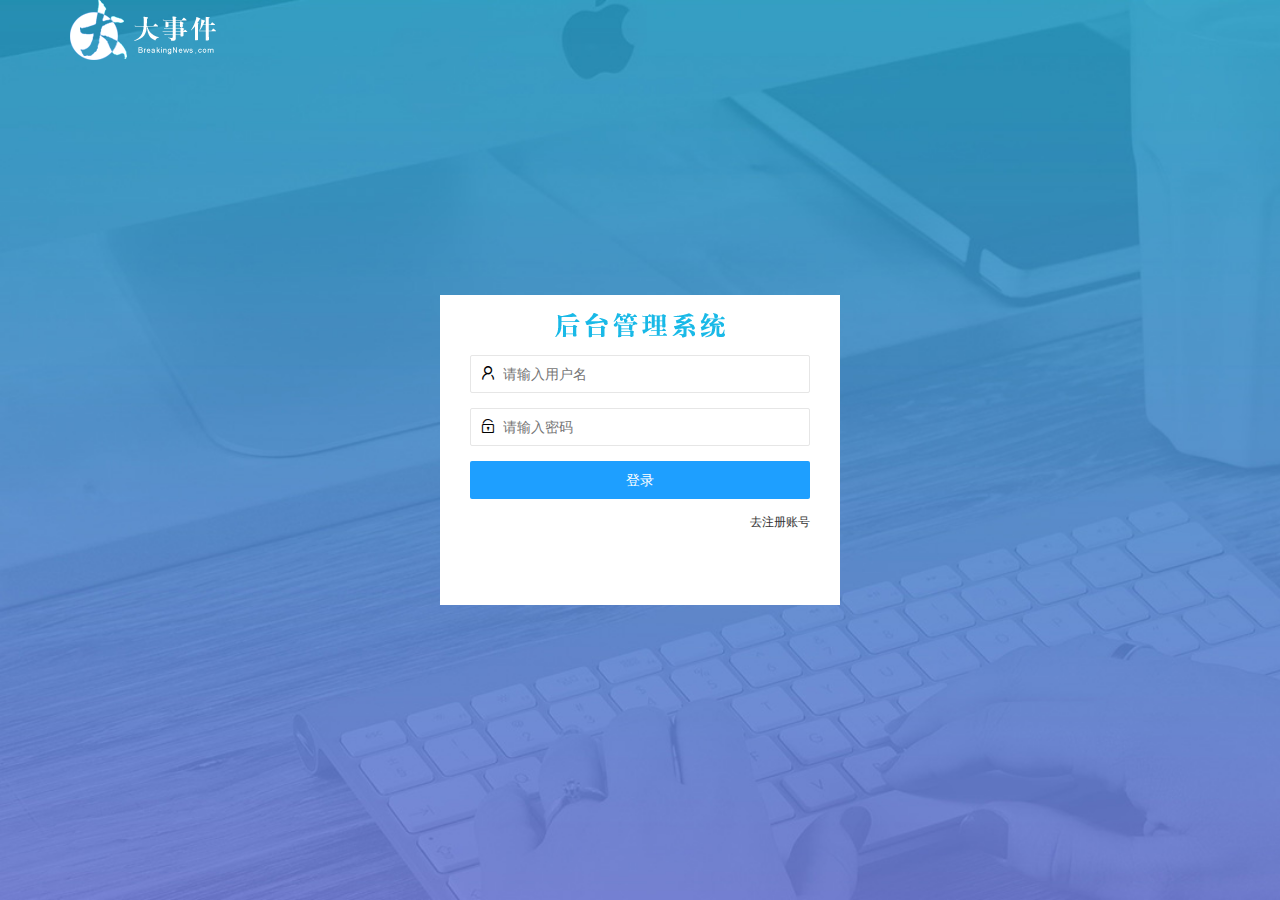
<file: login.html>
<!DOCTYPE html>
<html lang="en">

<head>
    <meta charset="UTF-8">
    <meta name="viewport" content="width=device-width, initial-scale=1.0">
    <title>Document</title>
    <!-- 引入layui的css -->
    <link rel="stylesheet" href="/assets/lib/layui/css/layui.css">
    <!-- 引入自己的login.css  -->
    <link rel="stylesheet" href="/assets/css/login.css">
</head>

<body>
    <!-- 1头部 -->
    <div class="layui-main">
        <img src="/assets/images/logo.png" alt="">
    </div>
    <!-- 2登录注册区 -->
    <div class="loginAndRegBox">
        <!-- 2.1标题区 -->
        <div class="title-box"></div>
        <!-- 2.2登录区 -->
        <div class="login-box">
            <form class="layui-form " id="form-login" action="">
                <!-- 用户名 -->
                <div class="layui-form-item">
                    <!-- 字体图标 -->
                    <i class="layui-icon layui-icon-username"></i>
                    <input type="text" name="username" required lay-verify="required" placeholder="请输入用户名"
                        autocomplete="off" class="layui-input">
                </div>
                <!-- 密码 -->
                <div class="layui-form-item">
                    <i class="layui-icon layui-icon-password"></i>
                    <input type="text" name="password" required lay-verify="required|pwd" placeholder="请输入密码"
                        autocomplete="off" class="layui-input">
                </div>
                <!-- 登录按钮 -->
                <div class="layui-form-item">
                    <button class="layui-btn layui-btn-fluid layui-btn-normal" lay-submit
                        lay-filter="formDemo">登录</button>
                </div>
                <div class="layui-form-item links">
                    <a href="javascript:;" id="link-reg">去注册账号</a>

                </div>
            </form>
        </div>
        <!--2.3注册区 -->
        <div class="reg-box" style="display: none;">
            <form class="layui-form" id="form-reg" action="">
                <!-- 用户名 -->
                <div class="layui-form-item">
                    <!-- 字体图标 -->
                    <i class="layui-icon layui-icon-username"></i>
                    <input type="text" name="username" required lay-verify="required" placeholder="请输入用户名"
                        autocomplete="off" class="layui-input">
                </div>
                <!-- 密码 -->
                <div class="layui-form-item">
                    <i class="layui-icon layui-icon-password"></i>
                    <input type="text" name="password" required lay-verify="required|pwd" placeholder="请输入密码"
                        autocomplete="off" class="layui-input">
                </div>
                <!-- 再次确认密码 -->
                <div class="layui-form-item">
                    <i class="layui-icon layui-icon-password"></i>
                    <input type="text" name="repassword" required lay-verify="required|pwd|repwd" placeholder="请再次确认密码"
                        autocomplete="off" class="layui-input">
                </div>
                <!-- 注册按钮 -->
                <div class="layui-form-item">
                    <!-- button按钮的type类型  默认为submit -->
                    <button class="layui-btn layui-btn-fluid layui-btn-normal" lay-submit
                        lay-filter="formDemo">立即注册</button>
                </div>
                <div class="layui-form-item links">
                    <a href="javascript:;" id="link-login">去登录</a>
                </div>
            </form>
        </div>

    </div>
    <!-- 引入layui的js 因为这个文件没有使用window.onload,所以要求全部写到最底部!-->
    <script src="/assets/lib/layui/layui.all.js"></script>
    <!-- 引入jquery -->
    <script src="/assets/lib/jquery.js"></script>
    <!-- 引入baseAPI.js  -->
    <script src="/assets/js/baseAPI.js"></script>
    <!-- 引入自己的js -->
    <script src="/assets/js/login.js"></script>
</body>

</html>
</file>
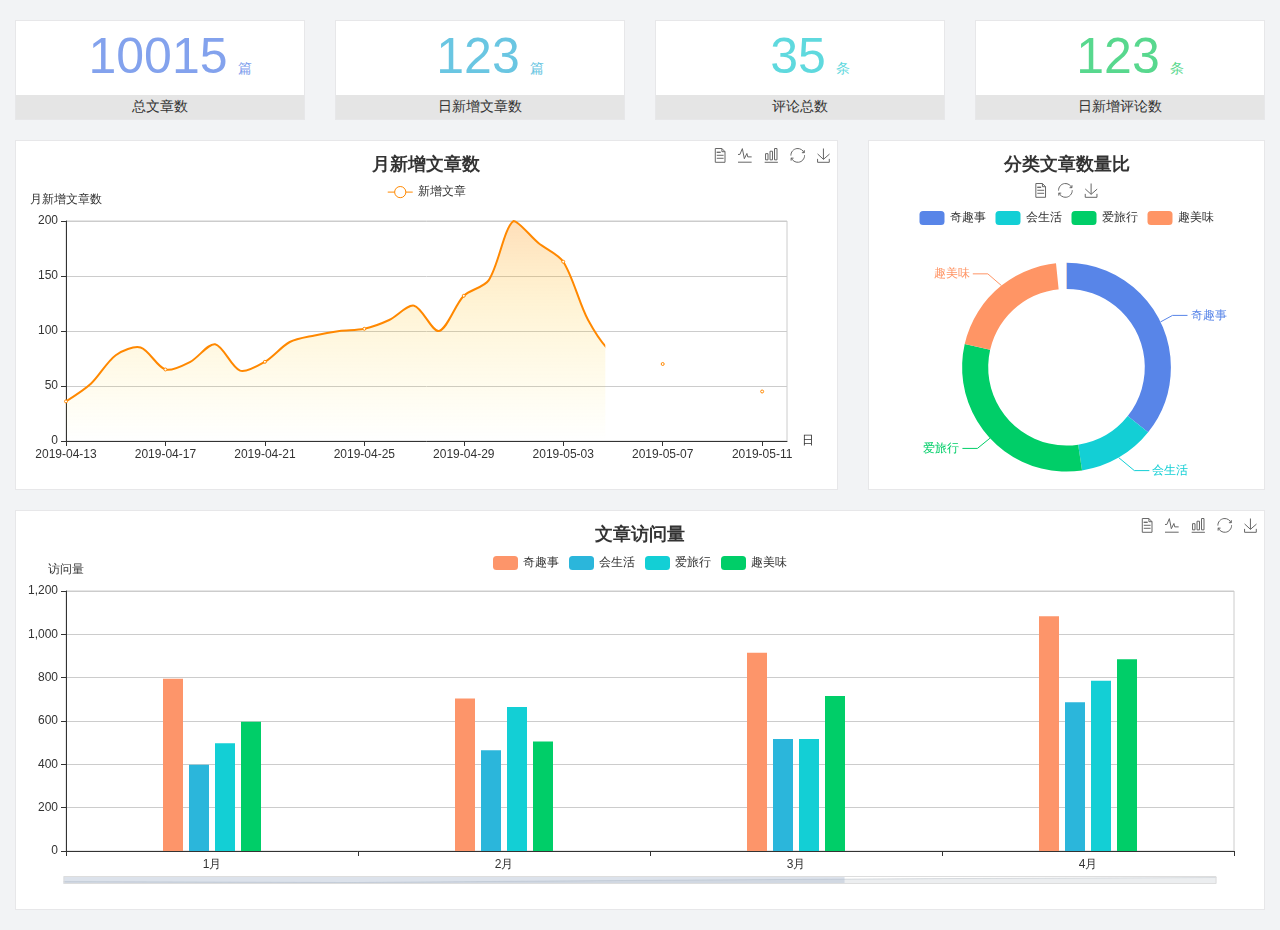
<file: home/dashboard.html>
<!DOCTYPE html>
<html lang="en">

<head>
  <meta charset="UTF-8">
  <meta name="viewport" content="width=device-width, initial-scale=1.0">
  <meta http-equiv="X-UA-Compatible" content="ie=edge">
  <title>图表统计</title>
  <link rel="stylesheet" href="../../assets/lib/bootstrap.css" />
  <link rel="stylesheet" href="../../assets/lib/main.css" />
  <script src="../../assets/lib/jquery.js"></script>
  <script type="text/javascript" src="../../assets/lib/echarts.min.js"></script>
</head>

<body>
  <div class="container-fluid">
    <div class="row spannel_list">
      <div class="col-sm-3 col-xs-6">
        <div class="spannel">
          <em>10015</em><span>篇</span>
          <b>总文章数</b>
        </div>
      </div>
      <div class="col-sm-3 col-xs-6">
        <div class="spannel scolor01">
          <em>123</em><span>篇</span>
          <b>日新增文章数</b>
        </div>
      </div>
      <div class="col-sm-3 col-xs-6">
        <div class="spannel scolor02">
          <em>35</em><span>条</span>
          <b>评论总数</b>
        </div>
      </div>
      <div class="col-sm-3 col-xs-6">
        <div class="spannel scolor03">
          <em>123</em><span>条</span>
          <b>日新增评论数</b>
        </div>
      </div>
    </div>
  </div>

  <div class="container-fluid">
    <div class="row curve-pie">
      <div class="col-lg-8 col-md-8">
        <div class="gragh_pannel" id="curve_show"></div>
      </div>
      <div class="col-lg-4 col-md-4">
        <div class="gragh_pannel" id="pie_show"></div>
      </div>
    </div>
  </div>

  <div class="container-fluid">
    <div class="column_pannel" id="column_show"></div>
  </div>

  <script>
    var oChart = echarts.init(document.getElementById('curve_show'));
    var aList_all = [
      { 'count': 36, 'date': '2019-04-13' },
      { 'count': 52, 'date': '2019-04-14' },
      { 'count': 78, 'date': '2019-04-15' },
      { 'count': 85, 'date': '2019-04-16' },
      { 'count': 65, 'date': '2019-04-17' },
      { 'count': 72, 'date': '2019-04-18' },
      { 'count': 88, 'date': '2019-04-19' },
      { 'count': 64, 'date': '2019-04-20' },
      { 'count': 72, 'date': '2019-04-21' },
      { 'count': 90, 'date': '2019-04-22' },
      { 'count': 96, 'date': '2019-04-23' },
      { 'count': 100, 'date': '2019-04-24' },
      { 'count': 102, 'date': '2019-04-25' },
      { 'count': 110, 'date': '2019-04-26' },
      { 'count': 123, 'date': '2019-04-27' },
      { 'count': 100, 'date': '2019-04-28' },
      { 'count': 132, 'date': '2019-04-29' },
      { 'count': 146, 'date': '2019-04-30' },
      { 'count': 200, 'date': '2019-05-01' },
      { 'count': 180, 'date': '2019-05-02' },
      { 'count': 163, 'date': '2019-05-03' },
      { 'count': 110, 'date': '2019-05-04' },
      { 'count': 80, 'date': '2019-05-05' },
      { 'count': 82, 'date': '2019-05-06' },
      { 'count': 70, 'date': '2019-05-07' },
      { 'count': 65, 'date': '2019-05-08' },
      { 'count': 54, 'date': '2019-05-09' },
      { 'count': 40, 'date': '2019-05-10' },
      { 'count': 45, 'date': '2019-05-11' },
      { 'count': 38, 'date': '2019-05-12' },
    ];

    let aCount = [];
    let aDate = [];

    for (var i = 0; i < aList_all.length; i++) {
      aCount.push(aList_all[i].count);
      aDate.push(aList_all[i].date);
    }

    var chartopt = {
      title: {
        text: '月新增文章数',
        left: 'center',
        top: '10'
      },
      tooltip: {
        trigger: 'axis'
      },
      legend: {
        data: ['新增文章'],
        top: '40'
      },
      toolbox: {
        show: true,
        feature: {
          mark: { show: true },
          dataView: { show: true, readOnly: false },
          magicType: { show: true, type: ['line', 'bar'] },
          restore: { show: true },
          saveAsImage: { show: true }
        }
      },
      calculable: true,
      xAxis: [
        {
          name: '日',
          type: 'category',
          boundaryGap: false,
          data: aDate
        }
      ],
      yAxis: [
        {
          name: '月新增文章数',
          type: 'value'
        }
      ],
      series: [
        {
          name: '新增文章',
          type: 'line',
          smooth: true,
          itemStyle: { normal: { areaStyle: { type: 'default' }, color: '#f80' }, lineStyle: { color: '#f80' } },
          data: aCount
        }],
      areaStyle: {
        normal: {
          color: new echarts.graphic.LinearGradient(0, 0, 0, 1, [{
            offset: 0,
            color: 'rgba(255,136,0,0.39)'
          }, {
            offset: .34,
            color: 'rgba(255,180,0,0.25)'
          }, {
            offset: 1,
            color: 'rgba(255,222,0,0.00)'
          }])

        }
      },
      grid: {
        show: true,
        x: 50,
        x2: 50,
        y: 80,
        height: 220
      }
    };

    oChart.setOption(chartopt);


    var oPie = echarts.init(document.getElementById('pie_show'));
    var oPieopt =
    {
      title: {
        top: 10,
        text: '分类文章数量比',
        x: 'center'
      },
      tooltip: {
        trigger: 'item',
        formatter: "{a} <br/>{b} : {c} ({d}%)"
      },
      color: ['#5885e8', '#13cfd5', '#00ce68', '#ff9565'],
      legend: {
        x: 'center',
        top: 65,
        data: ['奇趣事', '会生活', '爱旅行', '趣美味']
      },
      toolbox: {
        show: true,
        x: 'center',
        top: 35,
        feature: {
          mark: { show: true },
          dataView: { show: true, readOnly: false },
          magicType: {
            show: true,
            type: ['pie', 'funnel'],
            option: {
              funnel: {
                x: '25%',
                width: '50%',
                funnelAlign: 'left',
                max: 1548
              }
            }
          },
          restore: { show: true },
          saveAsImage: { show: true }
        }
      },
      calculable: true,
      series: [
        {
          name: '访问来源',
          type: 'pie',
          radius: ['45%', '60%'],
          center: ['50%', '65%'],
          data: [
            { value: 300, name: '奇趣事' },
            { value: 100, name: '会生活' },
            { value: 260, name: '爱旅行' },
            { value: 180, name: '趣美味' }
          ]
        }
      ]
    };
    oPie.setOption(oPieopt);



    var oColumn = this.echarts.init(document.getElementById('column_show'));
    var oColumnopt =
    {
      title: {
        text: '文章访问量',
        left: 'center',
        top: '10'
      },
      tooltip: {
        trigger: 'axis'
      },
      legend: {
        data: ['奇趣事', '会生活', '爱旅行', '趣美味'],
        top: '40'
      },
      toolbox: {
        show: true,
        feature: {
          mark: { show: true },
          dataView: { show: true, readOnly: false },
          magicType: { show: true, type: ['line', 'bar'] },
          restore: { show: true },
          saveAsImage: { show: true }
        }
      },
      calculable: true,
      xAxis: [
        {
          type: 'category',
          data: ['1月', '2月', '3月', '4月', '5月']
        }
      ],
      yAxis: [
        {
          name: '访问量',
          type: 'value'
        }
      ],
      series: [
        {
          name: '奇趣事',
          type: 'bar',
          barWidth: 20,
          itemStyle: {
            normal: { areaStyle: { type: 'default' }, color: '#fd956a' }
          },
          data: [800, 708, 920, 1090, 1200]
        },
        {
          name: '会生活',
          type: 'bar',
          barWidth: 20,
          itemStyle: {
            normal: { areaStyle: { type: 'default' }, color: '#2bb6db' }
          },
          data: [400, 468, 520, 690, 800]
        },
        {
          name: '爱旅行',
          type: 'bar',
          barWidth: 20,
          itemStyle: {
            normal: { areaStyle: { type: 'default' }, color: '#13cfd5' }
          },
          data: [500, 668, 520, 790, 900]
        },
        {
          name: '趣美味',
          type: 'bar',
          barWidth: 20,
          itemStyle: {
            normal: { areaStyle: { type: 'default' }, color: '#00ce68' }
          },
          data: [600, 508, 720, 890, 1000]
        }
      ],
      grid: {
        show: true,
        x: 50,
        x2: 30,
        y: 80,
        height: 260
      },
      dataZoom: [//给x轴设置滚动条
        {
          start: 0,//默认为0
          end: 100 - 1000 / 31,//默认为100
          type: 'slider',
          show: true,
          xAxisIndex: [0],
          handleSize: 0,//滑动条的 左右2个滑动条的大小
          height: 8,//组件高度
          left: 45, //左边的距离
          right: 50,//右边的距离
          bottom: 26,//右边的距离
          handleColor: '#ddd',//h滑动图标的颜色
          handleStyle: {
            borderColor: "#cacaca",
            borderWidth: "1",
            shadowBlur: 2,
            background: "#ddd",
            shadowColor: "#ddd",
          }
        }]
    };
    oColumn.setOption(oColumnopt);
  </script>
</body>

</html>
</file>
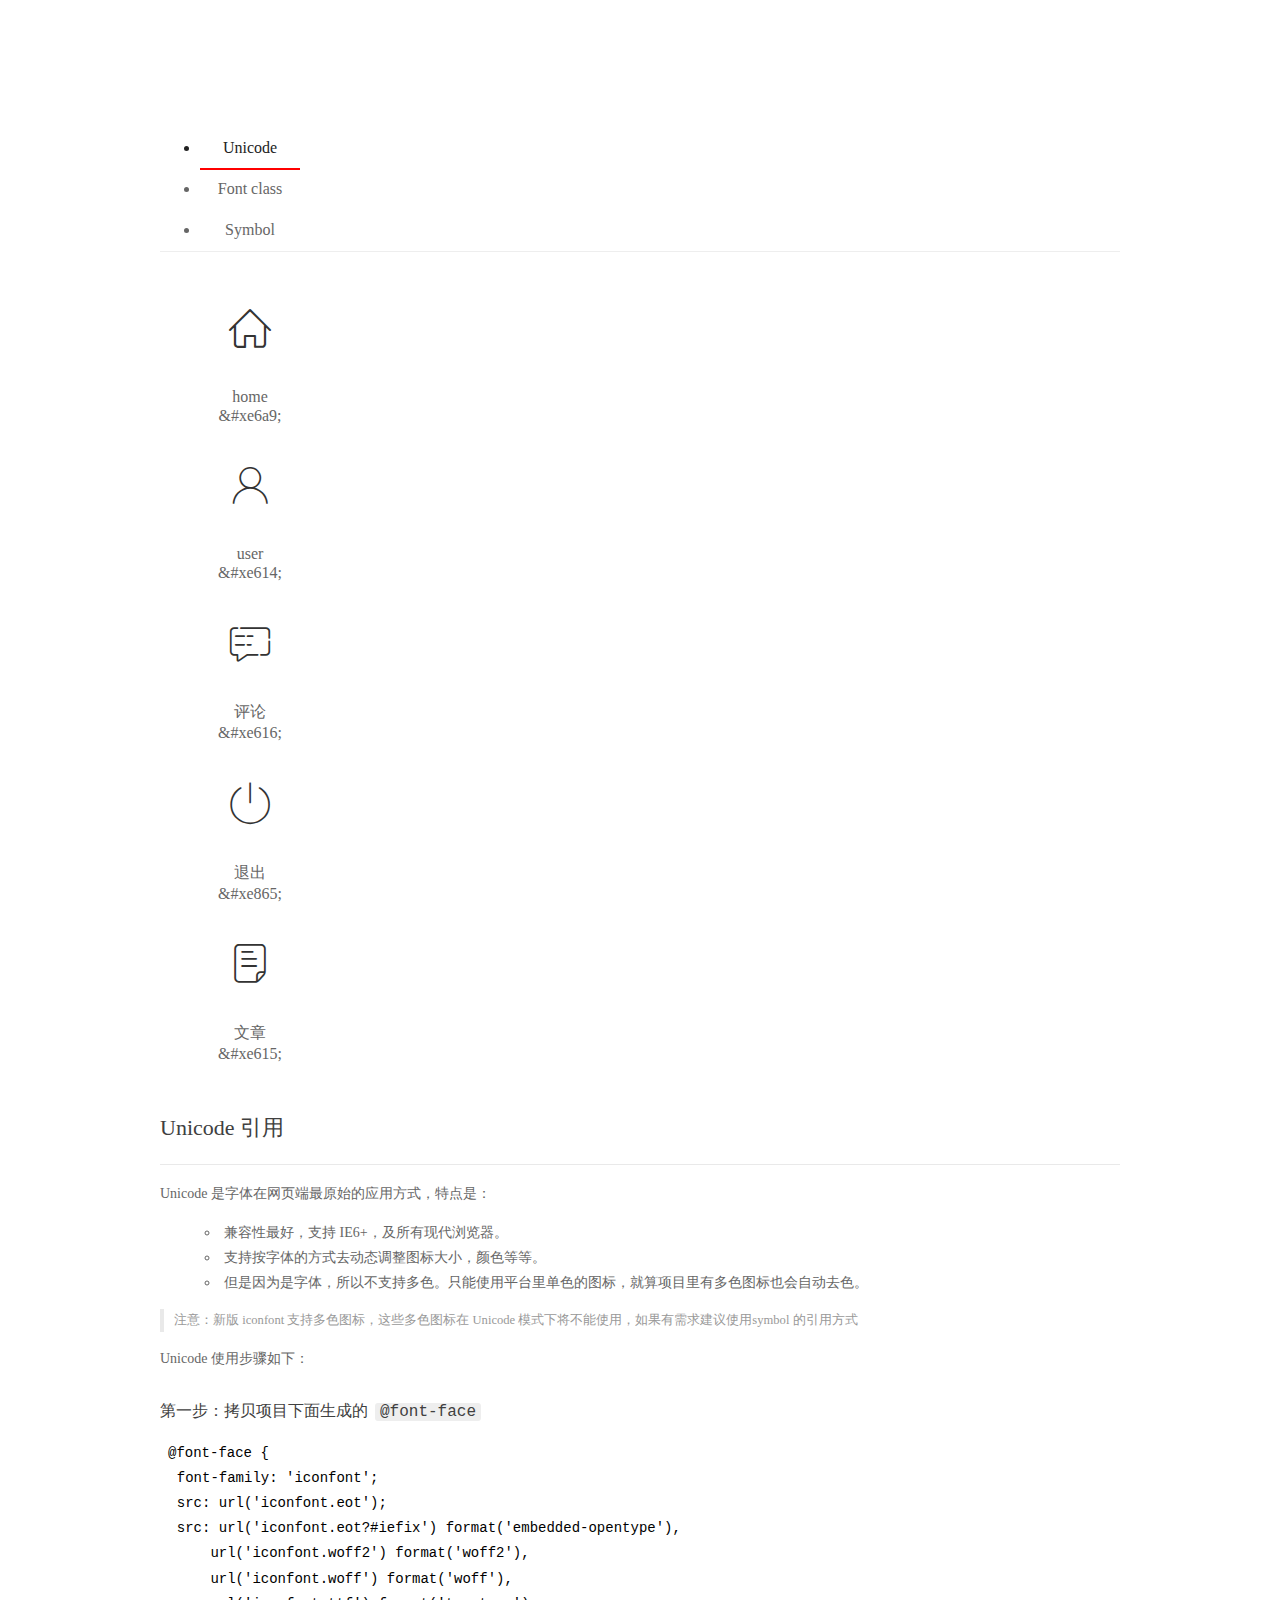
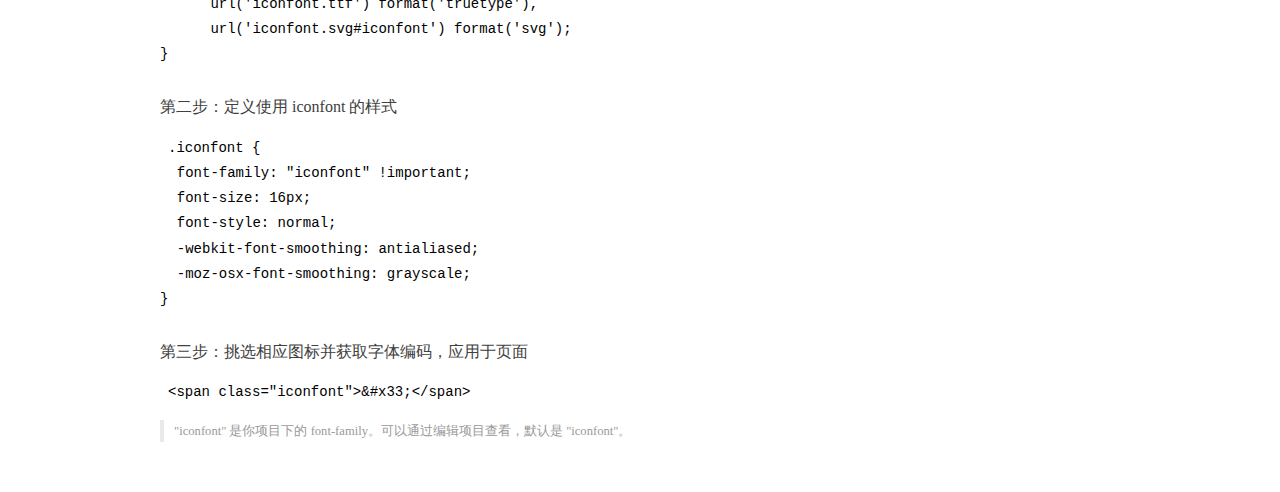
<file: assets/fonts/demo_index.html>
<!DOCTYPE html>
<html>
<head>
  <meta charset="utf-8"/>
  <title>IconFont Demo</title>
  <link rel="shortcut icon" href="https://gtms04.alicdn.com/tps/i4/TB1_oz6GVXXXXaFXpXXJDFnIXXX-64-64.ico" type="image/x-icon"/>
  <link rel="stylesheet" href="https://g.alicdn.com/thx/cube/1.3.2/cube.min.css">
  <link rel="stylesheet" href="demo.css">
  <link rel="stylesheet" href="iconfont.css">
  <script src="iconfont.js"></script>
  <!-- jQuery -->
  <script src="https://a1.alicdn.com/oss/uploads/2018/12/26/7bfddb60-08e8-11e9-9b04-53e73bb6408b.js"></script>
  <!-- 代码高亮 -->
  <script src="https://a1.alicdn.com/oss/uploads/2018/12/26/a3f714d0-08e6-11e9-8a15-ebf944d7534c.js"></script>
</head>
<body>
  <div class="main">
    <h1 class="logo"><a href="https://www.iconfont.cn/" title="iconfont 首页" target="_blank">&#xe86b;</a></h1>
    <div class="nav-tabs">
      <ul id="tabs" class="dib-box">
        <li class="dib active"><span>Unicode</span></li>
        <li class="dib"><span>Font class</span></li>
        <li class="dib"><span>Symbol</span></li>
      </ul>
      
    </div>
    <div class="tab-container">
      <div class="content unicode" style="display: block;">
          <ul class="icon_lists dib-box">
          
            <li class="dib">
              <span class="icon iconfont">&#xe6a9;</span>
                <div class="name">home</div>
                <div class="code-name">&amp;#xe6a9;</div>
              </li>
          
            <li class="dib">
              <span class="icon iconfont">&#xe614;</span>
                <div class="name">user</div>
                <div class="code-name">&amp;#xe614;</div>
              </li>
          
            <li class="dib">
              <span class="icon iconfont">&#xe616;</span>
                <div class="name">评论</div>
                <div class="code-name">&amp;#xe616;</div>
              </li>
          
            <li class="dib">
              <span class="icon iconfont">&#xe865;</span>
                <div class="name">退出</div>
                <div class="code-name">&amp;#xe865;</div>
              </li>
          
            <li class="dib">
              <span class="icon iconfont">&#xe615;</span>
                <div class="name">文章</div>
                <div class="code-name">&amp;#xe615;</div>
              </li>
          
          </ul>
          <div class="article markdown">
          <h2 id="unicode-">Unicode 引用</h2>
          <hr>

          <p>Unicode 是字体在网页端最原始的应用方式，特点是：</p>
          <ul>
            <li>兼容性最好，支持 IE6+，及所有现代浏览器。</li>
            <li>支持按字体的方式去动态调整图标大小，颜色等等。</li>
            <li>但是因为是字体，所以不支持多色。只能使用平台里单色的图标，就算项目里有多色图标也会自动去色。</li>
          </ul>
          <blockquote>
            <p>注意：新版 iconfont 支持多色图标，这些多色图标在 Unicode 模式下将不能使用，如果有需求建议使用symbol 的引用方式</p>
          </blockquote>
          <p>Unicode 使用步骤如下：</p>
          <h3 id="-font-face">第一步：拷贝项目下面生成的 <code>@font-face</code></h3>
<pre><code class="language-css"
>@font-face {
  font-family: 'iconfont';
  src: url('iconfont.eot');
  src: url('iconfont.eot?#iefix') format('embedded-opentype'),
      url('iconfont.woff2') format('woff2'),
      url('iconfont.woff') format('woff'),
      url('iconfont.ttf') format('truetype'),
      url('iconfont.svg#iconfont') format('svg');
}
</code></pre>
          <h3 id="-iconfont-">第二步：定义使用 iconfont 的样式</h3>
<pre><code class="language-css"
>.iconfont {
  font-family: "iconfont" !important;
  font-size: 16px;
  font-style: normal;
  -webkit-font-smoothing: antialiased;
  -moz-osx-font-smoothing: grayscale;
}
</code></pre>
          <h3 id="-">第三步：挑选相应图标并获取字体编码，应用于页面</h3>
<pre>
<code class="language-html"
>&lt;span class="iconfont"&gt;&amp;#x33;&lt;/span&gt;
</code></pre>
          <blockquote>
            <p>"iconfont" 是你项目下的 font-family。可以通过编辑项目查看，默认是 "iconfont"。</p>
          </blockquote>
          </div>
      </div>
      <div class="content font-class">
        <ul class="icon_lists dib-box">
          
          <li class="dib">
            <span class="icon iconfont icon-home"></span>
            <div class="name">
              home
            </div>
            <div class="code-name">.icon-home
            </div>
          </li>
          
          <li class="dib">
            <span class="icon iconfont icon-user"></span>
            <div class="name">
              user
            </div>
            <div class="code-name">.icon-user
            </div>
          </li>
          
          <li class="dib">
            <span class="icon iconfont icon-pinglun"></span>
            <div class="name">
              评论
            </div>
            <div class="code-name">.icon-pinglun
            </div>
          </li>
          
          <li class="dib">
            <span class="icon iconfont icon-tuichu"></span>
            <div class="name">
              退出
            </div>
            <div class="code-name">.icon-tuichu
            </div>
          </li>
          
          <li class="dib">
            <span class="icon iconfont icon-16"></span>
            <div class="name">
              文章
            </div>
            <div class="code-name">.icon-16
            </div>
          </li>
          
        </ul>
        <div class="article markdown">
        <h2 id="font-class-">font-class 引用</h2>
        <hr>

        <p>font-class 是 Unicode 使用方式的一种变种，主要是解决 Unicode 书写不直观，语意不明确的问题。</p>
        <p>与 Unicode 使用方式相比，具有如下特点：</p>
        <ul>
          <li>兼容性良好，支持 IE8+，及所有现代浏览器。</li>
          <li>相比于 Unicode 语意明确，书写更直观。可以很容易分辨这个 icon 是什么。</li>
          <li>因为使用 class 来定义图标，所以当要替换图标时，只需要修改 class 里面的 Unicode 引用。</li>
          <li>不过因为本质上还是使用的字体，所以多色图标还是不支持的。</li>
        </ul>
        <p>使用步骤如下：</p>
        <h3 id="-fontclass-">第一步：引入项目下面生成的 fontclass 代码：</h3>
<pre><code class="language-html">&lt;link rel="stylesheet" href="./iconfont.css"&gt;
</code></pre>
        <h3 id="-">第二步：挑选相应图标并获取类名，应用于页面：</h3>
<pre><code class="language-html">&lt;span class="iconfont icon-xxx"&gt;&lt;/span&gt;
</code></pre>
        <blockquote>
          <p>"
            iconfont" 是你项目下的 font-family。可以通过编辑项目查看，默认是 "iconfont"。</p>
        </blockquote>
      </div>
      </div>
      <div class="content symbol">
          <ul class="icon_lists dib-box">
          
            <li class="dib">
                <svg class="icon svg-icon" aria-hidden="true">
                  <use xlink:href="#icon-home"></use>
                </svg>
                <div class="name">home</div>
                <div class="code-name">#icon-home</div>
            </li>
          
            <li class="dib">
                <svg class="icon svg-icon" aria-hidden="true">
                  <use xlink:href="#icon-user"></use>
                </svg>
                <div class="name">user</div>
                <div class="code-name">#icon-user</div>
            </li>
          
            <li class="dib">
                <svg class="icon svg-icon" aria-hidden="true">
                  <use xlink:href="#icon-pinglun"></use>
                </svg>
                <div class="name">评论</div>
                <div class="code-name">#icon-pinglun</div>
            </li>
          
            <li class="dib">
                <svg class="icon svg-icon" aria-hidden="true">
                  <use xlink:href="#icon-tuichu"></use>
                </svg>
                <div class="name">退出</div>
                <div class="code-name">#icon-tuichu</div>
            </li>
          
            <li class="dib">
                <svg class="icon svg-icon" aria-hidden="true">
                  <use xlink:href="#icon-16"></use>
                </svg>
                <div class="name">文章</div>
                <div class="code-name">#icon-16</div>
            </li>
          
          </ul>
          <div class="article markdown">
          <h2 id="symbol-">Symbol 引用</h2>
          <hr>

          <p>这是一种全新的使用方式，应该说这才是未来的主流，也是平台目前推荐的用法。相关介绍可以参考这篇<a href="">文章</a>
            这种用法其实是做了一个 SVG 的集合，与另外两种相比具有如下特点：</p>
          <ul>
            <li>支持多色图标了，不再受单色限制。</li>
            <li>通过一些技巧，支持像字体那样，通过 <code>font-size</code>, <code>color</code> 来调整样式。</li>
            <li>兼容性较差，支持 IE9+，及现代浏览器。</li>
            <li>浏览器渲染 SVG 的性能一般，还不如 png。</li>
          </ul>
          <p>使用步骤如下：</p>
          <h3 id="-symbol-">第一步：引入项目下面生成的 symbol 代码：</h3>
<pre><code class="language-html">&lt;script src="./iconfont.js"&gt;&lt;/script&gt;
</code></pre>
          <h3 id="-css-">第二步：加入通用 CSS 代码（引入一次就行）：</h3>
<pre><code class="language-html">&lt;style&gt;
.icon {
  width: 1em;
  height: 1em;
  vertical-align: -0.15em;
  fill: currentColor;
  overflow: hidden;
}
&lt;/style&gt;
</code></pre>
          <h3 id="-">第三步：挑选相应图标并获取类名，应用于页面：</h3>
<pre><code class="language-html">&lt;svg class="icon" aria-hidden="true"&gt;
  &lt;use xlink:href="#icon-xxx"&gt;&lt;/use&gt;
&lt;/svg&gt;
</code></pre>
          </div>
      </div>

    </div>
  </div>
  <script>
  $(document).ready(function () {
      $('.tab-container .content:first').show()

      $('#tabs li').click(function (e) {
        var tabContent = $('.tab-container .content')
        var index = $(this).index()

        if ($(this).hasClass('active')) {
          return
        } else {
          $('#tabs li').removeClass('active')
          $(this).addClass('active')

          tabContent.hide().eq(index).fadeIn()
        }
      })
    })
  </script>
</body>
</html>
</file>
<file: assets/lib/layui/css/layui.css>
/** layui-v2.5.5 MIT License By https://www.layui.com */
 .layui-inline,img{display:inline-block;vertical-align:middle}h1,h2,h3,h4,h5,h6{font-weight:400}.layui-edge,.layui-header,.layui-inline,.layui-main{position:relative}.layui-body,.layui-edge,.layui-elip{overflow:hidden}.layui-btn,.layui-edge,.layui-inline,img{vertical-align:middle}.layui-btn,.layui-disabled,.layui-icon,.layui-unselect{-moz-user-select:none;-webkit-user-select:none;-ms-user-select:none}.layui-elip,.layui-form-checkbox span,.layui-form-pane .layui-form-label{text-overflow:ellipsis;white-space:nowrap}.layui-breadcrumb,.layui-tree-btnGroup{visibility:hidden}blockquote,body,button,dd,div,dl,dt,form,h1,h2,h3,h4,h5,h6,input,li,ol,p,pre,td,textarea,th,ul{margin:0;padding:0;-webkit-tap-highlight-color:rgba(0,0,0,0)}a:active,a:hover{outline:0}img{border:none}li{list-style:none}table{border-collapse:collapse;border-spacing:0}h4,h5,h6{font-size:100%}button,input,optgroup,option,select,textarea{font-family:inherit;font-size:inherit;font-style:inherit;font-weight:inherit;outline:0}pre{white-space:pre-wrap;white-space:-moz-pre-wrap;white-space:-pre-wrap;white-space:-o-pre-wrap;word-wrap:break-word}body{line-height:24px;font:14px Helvetica Neue,Helvetica,PingFang SC,Tahoma,Arial,sans-serif}hr{height:1px;margin:10px 0;border:0;clear:both}a{color:#333;text-decoration:none}a:hover{color:#777}a cite{font-style:normal;*cursor:pointer}.layui-border-box,.layui-border-box *{box-sizing:border-box}.layui-box,.layui-box *{box-sizing:content-box}.layui-clear{clear:both;*zoom:1}.layui-clear:after{content:'\20';clear:both;*zoom:1;display:block;height:0}.layui-inline{*display:inline;*zoom:1}.layui-edge{display:inline-block;width:0;height:0;border-width:6px;border-style:dashed;border-color:transparent}.layui-edge-top{top:-4px;border-bottom-color:#999;border-bottom-style:solid}.layui-edge-right{border-left-color:#999;border-left-style:solid}.layui-edge-bottom{top:2px;border-top-color:#999;border-top-style:solid}.layui-edge-left{border-right-color:#999;border-right-style:solid}.layui-disabled,.layui-disabled:hover{color:#d2d2d2!important;cursor:not-allowed!important}.layui-circle{border-radius:100%}.layui-show{display:block!important}.layui-hide{display:none!important}@font-face{font-family:layui-icon;src:url(../font/iconfont.eot?v=250);src:url(../font/iconfont.eot?v=250#iefix) format('embedded-opentype'),url(../font/iconfont.woff2?v=250) format('woff2'),url(../font/iconfont.woff?v=250) format('woff'),url(../font/iconfont.ttf?v=250) format('truetype'),url(../font/iconfont.svg?v=250#layui-icon) format('svg')}.layui-icon{font-family:layui-icon!important;font-size:16px;font-style:normal;-webkit-font-smoothing:antialiased;-moz-osx-font-smoothing:grayscale}.layui-icon-reply-fill:before{content:"\e611"}.layui-icon-set-fill:before{content:"\e614"}.layui-icon-menu-fill:before{content:"\e60f"}.layui-icon-search:before{content:"\e615"}.layui-icon-share:before{content:"\e641"}.layui-icon-set-sm:before{content:"\e620"}.layui-icon-engine:before{content:"\e628"}.layui-icon-close:before{content:"\1006"}.layui-icon-close-fill:before{content:"\1007"}.layui-icon-chart-screen:before{content:"\e629"}.layui-icon-star:before{content:"\e600"}.layui-icon-circle-dot:before{content:"\e617"}.layui-icon-chat:before{content:"\e606"}.layui-icon-release:before{content:"\e609"}.layui-icon-list:before{content:"\e60a"}.layui-icon-chart:before{content:"\e62c"}.layui-icon-ok-circle:before{content:"\1005"}.layui-icon-layim-theme:before{content:"\e61b"}.layui-icon-table:before{content:"\e62d"}.layui-icon-right:before{content:"\e602"}.layui-icon-left:before{content:"\e603"}.layui-icon-cart-simple:before{content:"\e698"}.layui-icon-face-cry:before{content:"\e69c"}.layui-icon-face-smile:before{content:"\e6af"}.layui-icon-survey:before{content:"\e6b2"}.layui-icon-tree:before{content:"\e62e"}.layui-icon-upload-circle:before{content:"\e62f"}.layui-icon-add-circle:before{content:"\e61f"}.layui-icon-download-circle:before{content:"\e601"}.layui-icon-templeate-1:before{content:"\e630"}.layui-icon-util:before{content:"\e631"}.layui-icon-face-surprised:before{content:"\e664"}.layui-icon-edit:before{content:"\e642"}.layui-icon-speaker:before{content:"\e645"}.layui-icon-down:before{content:"\e61a"}.layui-icon-file:before{content:"\e621"}.layui-icon-layouts:before{content:"\e632"}.layui-icon-rate-half:before{content:"\e6c9"}.layui-icon-add-circle-fine:before{content:"\e608"}.layui-icon-prev-circle:before{content:"\e633"}.layui-icon-read:before{content:"\e705"}.layui-icon-404:before{content:"\e61c"}.layui-icon-carousel:before{content:"\e634"}.layui-icon-help:before{content:"\e607"}.layui-icon-code-circle:before{content:"\e635"}.layui-icon-water:before{content:"\e636"}.layui-icon-username:before{content:"\e66f"}.layui-icon-find-fill:before{content:"\e670"}.layui-icon-about:before{content:"\e60b"}.layui-icon-location:before{content:"\e715"}.layui-icon-up:before{content:"\e619"}.layui-icon-pause:before{content:"\e651"}.layui-icon-date:before{content:"\e637"}.layui-icon-layim-uploadfile:before{content:"\e61d"}.layui-icon-delete:before{content:"\e640"}.layui-icon-play:before{content:"\e652"}.layui-icon-top:before{content:"\e604"}.layui-icon-friends:before{content:"\e612"}.layui-icon-refresh-3:before{content:"\e9aa"}.layui-icon-ok:before{content:"\e605"}.layui-icon-layer:before{content:"\e638"}.layui-icon-face-smile-fine:before{content:"\e60c"}.layui-icon-dollar:before{content:"\e659"}.layui-icon-group:before{content:"\e613"}.layui-icon-layim-download:before{content:"\e61e"}.layui-icon-picture-fine:before{content:"\e60d"}.layui-icon-link:before{content:"\e64c"}.layui-icon-diamond:before{content:"\e735"}.layui-icon-log:before{content:"\e60e"}.layui-icon-rate-solid:before{content:"\e67a"}.layui-icon-fonts-del:before{content:"\e64f"}.layui-icon-unlink:before{content:"\e64d"}.layui-icon-fonts-clear:before{content:"\e639"}.layui-icon-triangle-r:before{content:"\e623"}.layui-icon-circle:before{content:"\e63f"}.layui-icon-radio:before{content:"\e643"}.layui-icon-align-center:before{content:"\e647"}.layui-icon-align-right:before{content:"\e648"}.layui-icon-align-left:before{content:"\e649"}.layui-icon-loading-1:before{content:"\e63e"}.layui-icon-return:before{content:"\e65c"}.layui-icon-fonts-strong:before{content:"\e62b"}.layui-icon-upload:before{content:"\e67c"}.layui-icon-dialogue:before{content:"\e63a"}.layui-icon-video:before{content:"\e6ed"}.layui-icon-headset:before{content:"\e6fc"}.layui-icon-cellphone-fine:before{content:"\e63b"}.layui-icon-add-1:before{content:"\e654"}.layui-icon-face-smile-b:before{content:"\e650"}.layui-icon-fonts-html:before{content:"\e64b"}.layui-icon-form:before{content:"\e63c"}.layui-icon-cart:before{content:"\e657"}.layui-icon-camera-fill:before{content:"\e65d"}.layui-icon-tabs:before{content:"\e62a"}.layui-icon-fonts-code:before{content:"\e64e"}.layui-icon-fire:before{content:"\e756"}.layui-icon-set:before{content:"\e716"}.layui-icon-fonts-u:before{content:"\e646"}.layui-icon-triangle-d:before{content:"\e625"}.layui-icon-tips:before{content:"\e702"}.layui-icon-picture:before{content:"\e64a"}.layui-icon-more-vertical:before{content:"\e671"}.layui-icon-flag:before{content:"\e66c"}.layui-icon-loading:before{content:"\e63d"}.layui-icon-fonts-i:before{content:"\e644"}.layui-icon-refresh-1:before{content:"\e666"}.layui-icon-rmb:before{content:"\e65e"}.layui-icon-home:before{content:"\e68e"}.layui-icon-user:before{content:"\e770"}.layui-icon-notice:before{content:"\e667"}.layui-icon-login-weibo:before{content:"\e675"}.layui-icon-voice:before{content:"\e688"}.layui-icon-upload-drag:before{content:"\e681"}.layui-icon-login-qq:before{content:"\e676"}.layui-icon-snowflake:before{content:"\e6b1"}.layui-icon-file-b:before{content:"\e655"}.layui-icon-template:before{content:"\e663"}.layui-icon-auz:before{content:"\e672"}.layui-icon-console:before{content:"\e665"}.layui-icon-app:before{content:"\e653"}.layui-icon-prev:before{content:"\e65a"}.layui-icon-website:before{content:"\e7ae"}.layui-icon-next:before{content:"\e65b"}.layui-icon-component:before{content:"\e857"}.layui-icon-more:before{content:"\e65f"}.layui-icon-login-wechat:before{content:"\e677"}.layui-icon-shrink-right:before{content:"\e668"}.layui-icon-spread-left:before{content:"\e66b"}.layui-icon-camera:before{content:"\e660"}.layui-icon-note:before{content:"\e66e"}.layui-icon-refresh:before{content:"\e669"}.layui-icon-female:before{content:"\e661"}.layui-icon-male:before{content:"\e662"}.layui-icon-password:before{content:"\e673"}.layui-icon-senior:before{content:"\e674"}.layui-icon-theme:before{content:"\e66a"}.layui-icon-tread:before{content:"\e6c5"}.layui-icon-praise:before{content:"\e6c6"}.layui-icon-star-fill:before{content:"\e658"}.layui-icon-rate:before{content:"\e67b"}.layui-icon-template-1:before{content:"\e656"}.layui-icon-vercode:before{content:"\e679"}.layui-icon-cellphone:before{content:"\e678"}.layui-icon-screen-full:before{content:"\e622"}.layui-icon-screen-restore:before{content:"\e758"}.layui-icon-cols:before{content:"\e610"}.layui-icon-export:before{content:"\e67d"}.layui-icon-print:before{content:"\e66d"}.layui-icon-slider:before{content:"\e714"}.layui-icon-addition:before{content:"\e624"}.layui-icon-subtraction:before{content:"\e67e"}.layui-icon-service:before{content:"\e626"}.layui-icon-transfer:before{content:"\e691"}.layui-main{width:1140px;margin:0 auto}.layui-header{z-index:1000;height:60px}.layui-header a:hover{transition:all .5s;-webkit-transition:all .5s}.layui-side{position:fixed;left:0;top:0;bottom:0;z-index:999;width:200px;overflow-x:hidden}.layui-side-scroll{position:relative;width:220px;height:100%;overflow-x:hidden}.layui-body{position:absolute;left:200px;right:0;top:0;bottom:0;z-index:998;width:auto;overflow-y:auto;box-sizing:border-box}.layui-layout-body{overflow:hidden}.layui-layout-admin .layui-header{background-color:#23262E}.layui-layout-admin .layui-side{top:60px;width:200px;overflow-x:hidden}.layui-layout-admin .layui-body{position:fixed;top:60px;bottom:44px}.layui-layout-admin .layui-main{width:auto;margin:0 15px}.layui-layout-admin .layui-footer{position:fixed;left:200px;right:0;bottom:0;height:44px;line-height:44px;padding:0 15px;background-color:#eee}.layui-layout-admin .layui-logo{position:absolute;left:0;top:0;width:200px;height:100%;line-height:60px;text-align:center;color:#009688;font-size:16px}.layui-layout-admin .layui-header .layui-nav{background:0 0}.layui-layout-left{position:absolute!important;left:200px;top:0}.layui-layout-right{position:absolute!important;right:0;top:0}.layui-container{position:relative;margin:0 auto;padding:0 15px;box-sizing:border-box}.layui-fluid{position:relative;margin:0 auto;padding:0 15px}.layui-row:after,.layui-row:before{content:'';display:block;clear:both}.layui-col-lg1,.layui-col-lg10,.layui-col-lg11,.layui-col-lg12,.layui-col-lg2,.layui-col-lg3,.layui-col-lg4,.layui-col-lg5,.layui-col-lg6,.layui-col-lg7,.layui-col-lg8,.layui-col-lg9,.layui-col-md1,.layui-col-md10,.layui-col-md11,.layui-col-md12,.layui-col-md2,.layui-col-md3,.layui-col-md4,.layui-col-md5,.layui-col-md6,.layui-col-md7,.layui-col-md8,.layui-col-md9,.layui-col-sm1,.layui-col-sm10,.layui-col-sm11,.layui-col-sm12,.layui-col-sm2,.layui-col-sm3,.layui-col-sm4,.layui-col-sm5,.layui-col-sm6,.layui-col-sm7,.layui-col-sm8,.layui-col-sm9,.layui-col-xs1,.layui-col-xs10,.layui-col-xs11,.layui-col-xs12,.layui-col-xs2,.layui-col-xs3,.layui-col-xs4,.layui-col-xs5,.layui-col-xs6,.layui-col-xs7,.layui-col-xs8,.layui-col-xs9{position:relative;display:block;box-sizing:border-box}.layui-col-xs1,.layui-col-xs10,.layui-col-xs11,.layui-col-xs12,.layui-col-xs2,.layui-col-xs3,.layui-col-xs4,.layui-col-xs5,.layui-col-xs6,.layui-col-xs7,.layui-col-xs8,.layui-col-xs9{float:left}.layui-col-xs1{width:8.33333333%}.layui-col-xs2{width:16.66666667%}.layui-col-xs3{width:25%}.layui-col-xs4{width:33.33333333%}.layui-col-xs5{width:41.66666667%}.layui-col-xs6{width:50%}.layui-col-xs7{width:58.33333333%}.layui-col-xs8{width:66.66666667%}.layui-col-xs9{width:75%}.layui-col-xs10{width:83.33333333%}.layui-col-xs11{width:91.66666667%}.layui-col-xs12{width:100%}.layui-col-xs-offset1{margin-left:8.33333333%}.layui-col-xs-offset2{margin-left:16.66666667%}.layui-col-xs-offset3{margin-left:25%}.layui-col-xs-offset4{margin-left:33.33333333%}.layui-col-xs-offset5{margin-left:41.66666667%}.layui-col-xs-offset6{margin-left:50%}.layui-col-xs-offset7{margin-left:58.33333333%}.layui-col-xs-offset8{margin-left:66.66666667%}.layui-col-xs-offset9{margin-left:75%}.layui-col-xs-offset10{margin-left:83.33333333%}.layui-col-xs-offset11{margin-left:91.66666667%}.layui-col-xs-offset12{margin-left:100%}@media screen and (max-width:768px){.layui-hide-xs{display:none!important}.layui-show-xs-block{display:block!important}.layui-show-xs-inline{display:inline!important}.layui-show-xs-inline-block{display:inline-block!important}}@media screen and (min-width:768px){.layui-container{width:750px}.layui-hide-sm{display:none!important}.layui-show-sm-block{display:block!important}.layui-show-sm-inline{display:inline!important}.layui-show-sm-inline-block{display:inline-block!important}.layui-col-sm1,.layui-col-sm10,.layui-col-sm11,.layui-col-sm12,.layui-col-sm2,.layui-col-sm3,.layui-col-sm4,.layui-col-sm5,.layui-col-sm6,.layui-col-sm7,.layui-col-sm8,.layui-col-sm9{float:left}.layui-col-sm1{width:8.33333333%}.layui-col-sm2{width:16.66666667%}.layui-col-sm3{width:25%}.layui-col-sm4{width:33.33333333%}.layui-col-sm5{width:41.66666667%}.layui-col-sm6{width:50%}.layui-col-sm7{width:58.33333333%}.layui-col-sm8{width:66.66666667%}.layui-col-sm9{width:75%}.layui-col-sm10{width:83.33333333%}.layui-col-sm11{width:91.66666667%}.layui-col-sm12{width:100%}.layui-col-sm-offset1{margin-left:8.33333333%}.layui-col-sm-offset2{margin-left:16.66666667%}.layui-col-sm-offset3{margin-left:25%}.layui-col-sm-offset4{margin-left:33.33333333%}.layui-col-sm-offset5{margin-left:41.66666667%}.layui-col-sm-offset6{margin-left:50%}.layui-col-sm-offset7{margin-left:58.33333333%}.layui-col-sm-offset8{margin-left:66.66666667%}.layui-col-sm-offset9{margin-left:75%}.layui-col-sm-offset10{margin-left:83.33333333%}.layui-col-sm-offset11{margin-left:91.66666667%}.layui-col-sm-offset12{margin-left:100%}}@media screen and (min-width:992px){.layui-container{width:970px}.layui-hide-md{display:none!important}.layui-show-md-block{display:block!important}.layui-show-md-inline{display:inline!important}.layui-show-md-inline-block{display:inline-block!important}.layui-col-md1,.layui-col-md10,.layui-col-md11,.layui-col-md12,.layui-col-md2,.layui-col-md3,.layui-col-md4,.layui-col-md5,.layui-col-md6,.layui-col-md7,.layui-col-md8,.layui-col-md9{float:left}.layui-col-md1{width:8.33333333%}.layui-col-md2{width:16.66666667%}.layui-col-md3{width:25%}.layui-col-md4{width:33.33333333%}.layui-col-md5{width:41.66666667%}.layui-col-md6{width:50%}.layui-col-md7{width:58.33333333%}.layui-col-md8{width:66.66666667%}.layui-col-md9{width:75%}.layui-col-md10{width:83.33333333%}.layui-col-md11{width:91.66666667%}.layui-col-md12{width:100%}.layui-col-md-offset1{margin-left:8.33333333%}.layui-col-md-offset2{margin-left:16.66666667%}.layui-col-md-offset3{margin-left:25%}.layui-col-md-offset4{margin-left:33.33333333%}.layui-col-md-offset5{margin-left:41.66666667%}.layui-col-md-offset6{margin-left:50%}.layui-col-md-offset7{margin-left:58.33333333%}.layui-col-md-offset8{margin-left:66.66666667%}.layui-col-md-offset9{margin-left:75%}.layui-col-md-offset10{margin-left:83.33333333%}.layui-col-md-offset11{margin-left:91.66666667%}.layui-col-md-offset12{margin-left:100%}}@media screen and (min-width:1200px){.layui-container{width:1170px}.layui-hide-lg{display:none!important}.layui-show-lg-block{display:block!important}.layui-show-lg-inline{display:inline!important}.layui-show-lg-inline-block{display:inline-block!important}.layui-col-lg1,.layui-col-lg10,.layui-col-lg11,.layui-col-lg12,.layui-col-lg2,.layui-col-lg3,.layui-col-lg4,.layui-col-lg5,.layui-col-lg6,.layui-col-lg7,.layui-col-lg8,.layui-col-lg9{float:left}.layui-col-lg1{width:8.33333333%}.layui-col-lg2{width:16.66666667%}.layui-col-lg3{width:25%}.layui-col-lg4{width:33.33333333%}.layui-col-lg5{width:41.66666667%}.layui-col-lg6{width:50%}.layui-col-lg7{width:58.33333333%}.layui-col-lg8{width:66.66666667%}.layui-col-lg9{width:75%}.layui-col-lg10{width:83.33333333%}.layui-col-lg11{width:91.66666667%}.layui-col-lg12{width:100%}.layui-col-lg-offset1{margin-left:8.33333333%}.layui-col-lg-offset2{margin-left:16.66666667%}.layui-col-lg-offset3{margin-left:25%}.layui-col-lg-offset4{margin-left:33.33333333%}.layui-col-lg-offset5{margin-left:41.66666667%}.layui-col-lg-offset6{margin-left:50%}.layui-col-lg-offset7{margin-left:58.33333333%}.layui-col-lg-offset8{margin-left:66.66666667%}.layui-col-lg-offset9{margin-left:75%}.layui-col-lg-offset10{margin-left:83.33333333%}.layui-col-lg-offset11{margin-left:91.66666667%}.layui-col-lg-offset12{margin-left:100%}}.layui-col-space1{margin:-.5px}.layui-col-space1>*{padding:.5px}.layui-col-space3{margin:-1.5px}.layui-col-space3>*{padding:1.5px}.layui-col-space5{margin:-2.5px}.layui-col-space5>*{padding:2.5px}.layui-col-space8{margin:-3.5px}.layui-col-space8>*{padding:3.5px}.layui-col-space10{margin:-5px}.layui-col-space10>*{padding:5px}.layui-col-space12{margin:-6px}.layui-col-space12>*{padding:6px}.layui-col-space15{margin:-7.5px}.layui-col-space15>*{padding:7.5px}.layui-col-space18{margin:-9px}.layui-col-space18>*{padding:9px}.layui-col-space20{margin:-10px}.layui-col-space20>*{padding:10px}.layui-col-space22{margin:-11px}.layui-col-space22>*{padding:11px}.layui-col-space25{margin:-12.5px}.layui-col-space25>*{padding:12.5px}.layui-col-space30{margin:-15px}.layui-col-space30>*{padding:15px}.layui-btn,.layui-input,.layui-select,.layui-textarea,.layui-upload-button{outline:0;-webkit-appearance:none;transition:all .3s;-webkit-transition:all .3s;box-sizing:border-box}.layui-elem-quote{margin-bottom:10px;padding:15px;line-height:22px;border-left:5px solid #009688;border-radius:0 2px 2px 0;background-color:#f2f2f2}.layui-quote-nm{border-style:solid;border-width:1px 1px 1px 5px;background:0 0}.layui-elem-field{margin-bottom:10px;padding:0;border-width:1px;border-style:solid}.layui-elem-field legend{margin-left:20px;padding:0 10px;font-size:20px;font-weight:300}.layui-field-title{margin:10px 0 20px;border-width:1px 0 0}.layui-field-box{padding:10px 15px}.layui-field-title .layui-field-box{padding:10px 0}.layui-progress{position:relative;height:6px;border-radius:20px;background-color:#e2e2e2}.layui-progress-bar{position:absolute;left:0;top:0;width:0;max-width:100%;height:6px;border-radius:20px;text-align:right;background-color:#5FB878;transition:all .3s;-webkit-transition:all .3s}.layui-progress-big,.layui-progress-big .layui-progress-bar{height:18px;line-height:18px}.layui-progress-text{position:relative;top:-20px;line-height:18px;font-size:12px;color:#666}.layui-progress-big .layui-progress-text{position:static;padding:0 10px;color:#fff}.layui-collapse{border-width:1px;border-style:solid;border-radius:2px}.layui-colla-content,.layui-colla-item{border-top-width:1px;border-top-style:solid}.layui-colla-item:first-child{border-top:none}.layui-colla-title{position:relative;height:42px;line-height:42px;padding:0 15px 0 35px;color:#333;background-color:#f2f2f2;cursor:pointer;font-size:14px;overflow:hidden}.layui-colla-content{display:none;padding:10px 15px;line-height:22px;color:#666}.layui-colla-icon{position:absolute;left:15px;top:0;font-size:14px}.layui-card{margin-bottom:15px;border-radius:2px;background-color:#fff;box-shadow:0 1px 2px 0 rgba(0,0,0,.05)}.layui-card:last-child{margin-bottom:0}.layui-card-header{position:relative;height:42px;line-height:42px;padding:0 15px;border-bottom:1px solid #f6f6f6;color:#333;border-radius:2px 2px 0 0;font-size:14px}.layui-bg-black,.layui-bg-blue,.layui-bg-cyan,.layui-bg-green,.layui-bg-orange,.layui-bg-red{color:#fff!important}.layui-card-body{position:relative;padding:10px 15px;line-height:24px}.layui-card-body[pad15]{padding:15px}.layui-card-body[pad20]{padding:20px}.layui-card-body .layui-table{margin:5px 0}.layui-card .layui-tab{margin:0}.layui-panel-window{position:relative;padding:15px;border-radius:0;border-top:5px solid #E6E6E6;background-color:#fff}.layui-auxiliar-moving{position:fixed;left:0;right:0;top:0;bottom:0;width:100%;height:100%;background:0 0;z-index:9999999999}.layui-form-label,.layui-form-mid,.layui-form-select,.layui-input-block,.layui-input-inline,.layui-textarea{position:relative}.layui-bg-red{background-color:#FF5722!important}.layui-bg-orange{background-color:#FFB800!important}.layui-bg-green{background-color:#009688!important}.layui-bg-cyan{background-color:#2F4056!important}.layui-bg-blue{background-color:#1E9FFF!important}.layui-bg-black{background-color:#393D49!important}.layui-bg-gray{background-color:#eee!important;color:#666!important}.layui-badge-rim,.layui-colla-content,.layui-colla-item,.layui-collapse,.layui-elem-field,.layui-form-pane .layui-form-item[pane],.layui-form-pane .layui-form-label,.layui-input,.layui-layedit,.layui-layedit-tool,.layui-quote-nm,.layui-select,.layui-tab-bar,.layui-tab-card,.layui-tab-title,.layui-tab-title .layui-this:after,.layui-textarea{border-color:#e6e6e6}.layui-timeline-item:before,hr{background-color:#e6e6e6}.layui-text{line-height:22px;font-size:14px;color:#666}.layui-text h1,.layui-text h2,.layui-text h3{font-weight:500;color:#333}.layui-text h1{font-size:30px}.layui-text h2{font-size:24px}.layui-text h3{font-size:18px}.layui-text a:not(.layui-btn){color:#01AAED}.layui-text a:not(.layui-btn):hover{text-decoration:underline}.layui-text ul{padding:5px 0 5px 15px}.layui-text ul li{margin-top:5px;list-style-type:disc}.layui-text em,.layui-word-aux{color:#999!important;padding:0 5px!important}.layui-btn{display:inline-block;height:38px;line-height:38px;padding:0 18px;background-color:#009688;color:#fff;white-space:nowrap;text-align:center;font-size:14px;border:none;border-radius:2px;cursor:pointer}.layui-btn:hover{opacity:.8;filter:alpha(opacity=80);color:#fff}.layui-btn:active{opacity:1;filter:alpha(opacity=100)}.layui-btn+.layui-btn{margin-left:10px}.layui-btn-container{font-size:0}.layui-btn-container .layui-btn{margin-right:10px;margin-bottom:10px}.layui-btn-container .layui-btn+.layui-btn{margin-left:0}.layui-table .layui-btn-container .layui-btn{margin-bottom:9px}.layui-btn-radius{border-radius:100px}.layui-btn .layui-icon{margin-right:3px;font-size:18px;vertical-align:bottom;vertical-align:middle\9}.layui-btn-primary{border:1px solid #C9C9C9;background-color:#fff;color:#555}.layui-btn-primary:hover{border-color:#009688;color:#333}.layui-btn-normal{background-color:#1E9FFF}.layui-btn-warm{background-color:#FFB800}.layui-btn-danger{background-color:#FF5722}.layui-btn-checked{background-color:#5FB878}.layui-btn-disabled,.layui-btn-disabled:active,.layui-btn-disabled:hover{border:1px solid #e6e6e6;background-color:#FBFBFB;color:#C9C9C9;cursor:not-allowed;opacity:1}.layui-btn-lg{height:44px;line-height:44px;padding:0 25px;font-size:16px}.layui-btn-sm{height:30px;line-height:30px;padding:0 10px;font-size:12px}.layui-btn-sm i{font-size:16px!important}.layui-btn-xs{height:22px;line-height:22px;padding:0 5px;font-size:12px}.layui-btn-xs i{font-size:14px!important}.layui-btn-group{display:inline-block;vertical-align:middle;font-size:0}.layui-btn-group .layui-btn{margin-left:0!important;margin-right:0!important;border-left:1px solid rgba(255,255,255,.5);border-radius:0}.layui-btn-group .layui-btn-primary{border-left:none}.layui-btn-group .layui-btn-primary:hover{border-color:#C9C9C9;color:#009688}.layui-btn-group .layui-btn:first-child{border-left:none;border-radius:2px 0 0 2px}.layui-btn-group .layui-btn-primary:first-child{border-left:1px solid #c9c9c9}.layui-btn-group .layui-btn:last-child{border-radius:0 2px 2px 0}.layui-btn-group .layui-btn+.layui-btn{margin-left:0}.layui-btn-group+.layui-btn-group{margin-left:10px}.layui-btn-fluid{width:100%}.layui-input,.layui-select,.layui-textarea{height:38px;line-height:1.3;line-height:38px\9;border-width:1px;border-style:solid;background-color:#fff;border-radius:2px}.layui-input::-webkit-input-placeholder,.layui-select::-webkit-input-placeholder,.layui-textarea::-webkit-input-placeholder{line-height:1.3}.layui-input,.layui-textarea{display:block;width:100%;padding-left:10px}.layui-input:hover,.layui-textarea:hover{border-color:#D2D2D2!important}.layui-input:focus,.layui-textarea:focus{border-color:#C9C9C9!important}.layui-textarea{min-height:100px;height:auto;line-height:20px;padding:6px 10px;resize:vertical}.layui-select{padding:0 10px}.layui-form input[type=checkbox],.layui-form input[type=radio],.layui-form select{display:none}.layui-form [lay-ignore]{display:initial}.layui-form-item{margin-bottom:15px;clear:both;*zoom:1}.layui-form-item:after{content:'\20';clear:both;*zoom:1;display:block;height:0}.layui-form-label{float:left;display:block;padding:9px 15px;width:80px;font-weight:400;line-height:20px;text-align:right}.layui-form-label-col{display:block;float:none;padding:9px 0;line-height:20px;text-align:left}.layui-form-item .layui-inline{margin-bottom:5px;margin-right:10px}.layui-input-block{margin-left:110px;min-height:36px}.layui-input-inline{display:inline-block;vertical-align:middle}.layui-form-item .layui-input-inline{float:left;width:190px;margin-right:10px}.layui-form-text .layui-input-inline{width:auto}.layui-form-mid{float:left;display:block;padding:9px 0!important;line-height:20px;margin-right:10px}.layui-form-danger+.layui-form-select .layui-input,.layui-form-danger:focus{border-color:#FF5722!important}.layui-form-select .layui-input{padding-right:30px;cursor:pointer}.layui-form-select .layui-edge{position:absolute;right:10px;top:50%;margin-top:-3px;cursor:pointer;border-width:6px;border-top-color:#c2c2c2;border-top-style:solid;transition:all .3s;-webkit-transition:all .3s}.layui-form-select dl{display:none;position:absolute;left:0;top:42px;padding:5px 0;z-index:899;min-width:100%;border:1px solid #d2d2d2;max-height:300px;overflow-y:auto;background-color:#fff;border-radius:2px;box-shadow:0 2px 4px rgba(0,0,0,.12);box-sizing:border-box}.layui-form-select dl dd,.layui-form-select dl dt{padding:0 10px;line-height:36px;white-space:nowrap;overflow:hidden;text-overflow:ellipsis}.layui-form-select dl dt{font-size:12px;color:#999}.layui-form-select dl dd{cursor:pointer}.layui-form-select dl dd:hover{background-color:#f2f2f2;-webkit-transition:.5s all;transition:.5s all}.layui-form-select .layui-select-group dd{padding-left:20px}.layui-form-select dl dd.layui-select-tips{padding-left:10px!important;color:#999}.layui-form-select dl dd.layui-this{background-color:#5FB878;color:#fff}.layui-form-checkbox,.layui-form-select dl dd.layui-disabled{background-color:#fff}.layui-form-selected dl{display:block}.layui-form-checkbox,.layui-form-checkbox *,.layui-form-switch{display:inline-block;vertical-align:middle}.layui-form-selected .layui-edge{margin-top:-9px;-webkit-transform:rotate(180deg);transform:rotate(180deg);margin-top:-3px\9}:root .layui-form-selected .layui-edge{margin-top:-9px\0/IE9}.layui-form-selectup dl{top:auto;bottom:42px}.layui-select-none{margin:5px 0;text-align:center;color:#999}.layui-select-disabled .layui-disabled{border-color:#eee!important}.layui-select-disabled .layui-edge{border-top-color:#d2d2d2}.layui-form-checkbox{position:relative;height:30px;line-height:30px;margin-right:10px;padding-right:30px;cursor:pointer;font-size:0;-webkit-transition:.1s linear;transition:.1s linear;box-sizing:border-box}.layui-form-checkbox span{padding:0 10px;height:100%;font-size:14px;border-radius:2px 0 0 2px;background-color:#d2d2d2;color:#fff;overflow:hidden}.layui-form-checkbox:hover span{background-color:#c2c2c2}.layui-form-checkbox i{position:absolute;right:0;top:0;width:30px;height:28px;border:1px solid #d2d2d2;border-left:none;border-radius:0 2px 2px 0;color:#fff;font-size:20px;text-align:center}.layui-form-checkbox:hover i{border-color:#c2c2c2;color:#c2c2c2}.layui-form-checked,.layui-form-checked:hover{border-color:#5FB878}.layui-form-checked span,.layui-form-checked:hover span{background-color:#5FB878}.layui-form-checked i,.layui-form-checked:hover i{color:#5FB878}.layui-form-item .layui-form-checkbox{margin-top:4px}.layui-form-checkbox[lay-skin=primary]{height:auto!important;line-height:normal!important;min-width:18px;min-height:18px;border:none!important;margin-right:0;padding-left:28px;padding-right:0;background:0 0}.layui-form-checkbox[lay-skin=primary] span{padding-left:0;padding-right:15px;line-height:18px;background:0 0;color:#666}.layui-form-checkbox[lay-skin=primary] i{right:auto;left:0;width:16px;height:16px;line-height:16px;border:1px solid #d2d2d2;font-size:12px;border-radius:2px;background-color:#fff;-webkit-transition:.1s linear;transition:.1s linear}.layui-form-checkbox[lay-skin=primary]:hover i{border-color:#5FB878;color:#fff}.layui-form-checked[lay-skin=primary] i{border-color:#5FB878!important;background-color:#5FB878;color:#fff}.layui-checkbox-disbaled[lay-skin=primary] span{background:0 0!important;color:#c2c2c2}.layui-checkbox-disbaled[lay-skin=primary]:hover i{border-color:#d2d2d2}.layui-form-item .layui-form-checkbox[lay-skin=primary]{margin-top:10px}.layui-form-switch{position:relative;height:22px;line-height:22px;min-width:35px;padding:0 5px;margin-top:8px;border:1px solid #d2d2d2;border-radius:20px;cursor:pointer;background-color:#fff;-webkit-transition:.1s linear;transition:.1s linear}.layui-form-switch i{position:absolute;left:5px;top:3px;width:16px;height:16px;border-radius:20px;background-color:#d2d2d2;-webkit-transition:.1s linear;transition:.1s linear}.layui-form-switch em{position:relative;top:0;width:25px;margin-left:21px;padding:0!important;text-align:center!important;color:#999!important;font-style:normal!important;font-size:12px}.layui-form-onswitch{border-color:#5FB878;background-color:#5FB878}.layui-checkbox-disbaled,.layui-checkbox-disbaled i{border-color:#e2e2e2!important}.layui-form-onswitch i{left:100%;margin-left:-21px;background-color:#fff}.layui-form-onswitch em{margin-left:5px;margin-right:21px;color:#fff!important}.layui-checkbox-disbaled span{background-color:#e2e2e2!important}.layui-checkbox-disbaled:hover i{color:#fff!important}[lay-radio]{display:none}.layui-form-radio,.layui-form-radio *{display:inline-block;vertical-align:middle}.layui-form-radio{line-height:28px;margin:6px 10px 0 0;padding-right:10px;cursor:pointer;font-size:0}.layui-form-radio *{font-size:14px}.layui-form-radio>i{margin-right:8px;font-size:22px;color:#c2c2c2}.layui-form-radio>i:hover,.layui-form-radioed>i{color:#5FB878}.layui-radio-disbaled>i{color:#e2e2e2!important}.layui-form-pane .layui-form-label{width:110px;padding:8px 15px;height:38px;line-height:20px;border-width:1px;border-style:solid;border-radius:2px 0 0 2px;text-align:center;background-color:#FBFBFB;overflow:hidden;box-sizing:border-box}.layui-form-pane .layui-input-inline{margin-left:-1px}.layui-form-pane .layui-input-block{margin-left:110px;left:-1px}.layui-form-pane .layui-input{border-radius:0 2px 2px 0}.layui-form-pane .layui-form-text .layui-form-label{float:none;width:100%;border-radius:2px;box-sizing:border-box;text-align:left}.layui-form-pane .layui-form-text .layui-input-inline{display:block;margin:0;top:-1px;clear:both}.layui-form-pane .layui-form-text .layui-input-block{margin:0;left:0;top:-1px}.layui-form-pane .layui-form-text .layui-textarea{min-height:100px;border-radius:0 0 2px 2px}.layui-form-pane .layui-form-checkbox{margin:4px 0 4px 10px}.layui-form-pane .layui-form-radio,.layui-form-pane .layui-form-switch{margin-top:6px;margin-left:10px}.layui-form-pane .layui-form-item[pane]{position:relative;border-width:1px;border-style:solid}.layui-form-pane .layui-form-item[pane] .layui-form-label{position:absolute;left:0;top:0;height:100%;border-width:0 1px 0 0}.layui-form-pane .layui-form-item[pane] .layui-input-inline{margin-left:110px}@media screen and (max-width:450px){.layui-form-item .layui-form-label{text-overflow:ellipsis;overflow:hidden;white-space:nowrap}.layui-form-item .layui-inline{display:block;margin-right:0;margin-bottom:20px;clear:both}.layui-form-item .layui-inline:after{content:'\20';clear:both;display:block;height:0}.layui-form-item .layui-input-inline{display:block;float:none;left:-3px;width:auto;margin:0 0 10px 112px}.layui-form-item .layui-input-inline+.layui-form-mid{margin-left:110px;top:-5px;padding:0}.layui-form-item .layui-form-checkbox{margin-right:5px;margin-bottom:5px}}.layui-layedit{border-width:1px;border-style:solid;border-radius:2px}.layui-layedit-tool{padding:3px 5px;border-bottom-width:1px;border-bottom-style:solid;font-size:0}.layedit-tool-fixed{position:fixed;top:0;border-top:1px solid #e2e2e2}.layui-layedit-tool .layedit-tool-mid,.layui-layedit-tool .layui-icon{display:inline-block;vertical-align:middle;text-align:center;font-size:14px}.layui-layedit-tool .layui-icon{position:relative;width:32px;height:30px;line-height:30px;margin:3px 5px;color:#777;cursor:pointer;border-radius:2px}.layui-layedit-tool .layui-icon:hover{color:#393D49}.layui-layedit-tool .layui-icon:active{color:#000}.layui-layedit-tool .layedit-tool-active{background-color:#e2e2e2;color:#000}.layui-layedit-tool .layui-disabled,.layui-layedit-tool .layui-disabled:hover{color:#d2d2d2;cursor:not-allowed}.layui-layedit-tool .layedit-tool-mid{width:1px;height:18px;margin:0 10px;background-color:#d2d2d2}.layedit-tool-html{width:50px!important;font-size:30px!important}.layedit-tool-b,.layedit-tool-code,.layedit-tool-help{font-size:16px!important}.layedit-tool-d,.layedit-tool-face,.layedit-tool-image,.layedit-tool-unlink{font-size:18px!important}.layedit-tool-image input{position:absolute;font-size:0;left:0;top:0;width:100%;height:100%;opacity:.01;filter:Alpha(opacity=1);cursor:pointer}.layui-layedit-iframe iframe{display:block;width:100%}#LAY_layedit_code{overflow:hidden}.layui-laypage{display:inline-block;*display:inline;*zoom:1;vertical-align:middle;margin:10px 0;font-size:0}.layui-laypage>a:first-child,.layui-laypage>a:first-child em{border-radius:2px 0 0 2px}.layui-laypage>a:last-child,.layui-laypage>a:last-child em{border-radius:0 2px 2px 0}.layui-laypage>:first-child{margin-left:0!important}.layui-laypage>:last-child{margin-right:0!important}.layui-laypage a,.layui-laypage button,.layui-laypage input,.layui-laypage select,.layui-laypage span{border:1px solid #e2e2e2}.layui-laypage a,.layui-laypage span{display:inline-block;*display:inline;*zoom:1;vertical-align:middle;padding:0 15px;height:28px;line-height:28px;margin:0 -1px 5px 0;background-color:#fff;color:#333;font-size:12px}.layui-flow-more a *,.layui-laypage input,.layui-table-view select[lay-ignore]{display:inline-block}.layui-laypage a:hover{color:#009688}.layui-laypage em{font-style:normal}.layui-laypage .layui-laypage-spr{color:#999;font-weight:700}.layui-laypage a{text-decoration:none}.layui-laypage .layui-laypage-curr{position:relative}.layui-laypage .layui-laypage-curr em{position:relative;color:#fff}.layui-laypage .layui-laypage-curr .layui-laypage-em{position:absolute;left:-1px;top:-1px;padding:1px;width:100%;height:100%;background-color:#009688}.layui-laypage-em{border-radius:2px}.layui-laypage-next em,.layui-laypage-prev em{font-family:Sim sun;font-size:16px}.layui-laypage .layui-laypage-count,.layui-laypage .layui-laypage-limits,.layui-laypage .layui-laypage-refresh,.layui-laypage .layui-laypage-skip{margin-left:10px;margin-right:10px;padding:0;border:none}.layui-laypage .layui-laypage-limits,.layui-laypage .layui-laypage-refresh{vertical-align:top}.layui-laypage .layui-laypage-refresh i{font-size:18px;cursor:pointer}.layui-laypage select{height:22px;padding:3px;border-radius:2px;cursor:pointer}.layui-laypage .layui-laypage-skip{height:30px;line-height:30px;color:#999}.layui-laypage button,.layui-laypage input{height:30px;line-height:30px;border-radius:2px;vertical-align:top;background-color:#fff;box-sizing:border-box}.layui-laypage input{width:40px;margin:0 10px;padding:0 3px;text-align:center}.layui-laypage input:focus,.layui-laypage select:focus{border-color:#009688!important}.layui-laypage button{margin-left:10px;padding:0 10px;cursor:pointer}.layui-table,.layui-table-view{margin:10px 0}.layui-flow-more{margin:10px 0;text-align:center;color:#999;font-size:14px}.layui-flow-more a{height:32px;line-height:32px}.layui-flow-more a *{vertical-align:top}.layui-flow-more a cite{padding:0 20px;border-radius:3px;background-color:#eee;color:#333;font-style:normal}.layui-flow-more a cite:hover{opacity:.8}.layui-flow-more a i{font-size:30px;color:#737383}.layui-table{width:100%;background-color:#fff;color:#666}.layui-table tr{transition:all .3s;-webkit-transition:all .3s}.layui-table th{text-align:left;font-weight:400}.layui-table tbody tr:hover,.layui-table thead tr,.layui-table-click,.layui-table-header,.layui-table-hover,.layui-table-mend,.layui-table-patch,.layui-table-tool,.layui-table-total,.layui-table-total tr,.layui-table[lay-even] tr:nth-child(even){background-color:#f2f2f2}.layui-table td,.layui-table th,.layui-table-col-set,.layui-table-fixed-r,.layui-table-grid-down,.layui-table-header,.layui-table-page,.layui-table-tips-main,.layui-table-tool,.layui-table-total,.layui-table-view,.layui-table[lay-skin=line],.layui-table[lay-skin=row]{border-width:1px;border-style:solid;border-color:#e6e6e6}.layui-table td,.layui-table th{position:relative;padding:9px 15px;min-height:20px;line-height:20px;font-size:14px}.layui-table[lay-skin=line] td,.layui-table[lay-skin=line] th{border-width:0 0 1px}.layui-table[lay-skin=row] td,.layui-table[lay-skin=row] th{border-width:0 1px 0 0}.layui-table[lay-skin=nob] td,.layui-table[lay-skin=nob] th{border:none}.layui-table img{max-width:100px}.layui-table[lay-size=lg] td,.layui-table[lay-size=lg] th{padding:15px 30px}.layui-table-view .layui-table[lay-size=lg] .layui-table-cell{height:40px;line-height:40px}.layui-table[lay-size=sm] td,.layui-table[lay-size=sm] th{font-size:12px;padding:5px 10px}.layui-table-view .layui-table[lay-size=sm] .layui-table-cell{height:20px;line-height:20px}.layui-table[lay-data]{display:none}.layui-table-box{position:relative;overflow:hidden}.layui-table-view .layui-table{position:relative;width:auto;margin:0}.layui-table-view .layui-table[lay-skin=line]{border-width:0 1px 0 0}.layui-table-view .layui-table[lay-skin=row]{border-width:0 0 1px}.layui-table-view .layui-table td,.layui-table-view .layui-table th{padding:5px 0;border-top:none;border-left:none}.layui-table-view .layui-table th.layui-unselect .layui-table-cell span{cursor:pointer}.layui-table-view .layui-table td{cursor:default}.layui-table-view .layui-table td[data-edit=text]{cursor:text}.layui-table-view .layui-form-checkbox[lay-skin=primary] i{width:18px;height:18px}.layui-table-view .layui-form-radio{line-height:0;padding:0}.layui-table-view .layui-form-radio>i{margin:0;font-size:20px}.layui-table-init{position:absolute;left:0;top:0;width:100%;height:100%;text-align:center;z-index:110}.layui-table-init .layui-icon{position:absolute;left:50%;top:50%;margin:-15px 0 0 -15px;font-size:30px;color:#c2c2c2}.layui-table-header{border-width:0 0 1px;overflow:hidden}.layui-table-header .layui-table{margin-bottom:-1px}.layui-table-tool .layui-inline[lay-event]{position:relative;width:26px;height:26px;padding:5px;line-height:16px;margin-right:10px;text-align:center;color:#333;border:1px solid #ccc;cursor:pointer;-webkit-transition:.5s all;transition:.5s all}.layui-table-tool .layui-inline[lay-event]:hover{border:1px solid #999}.layui-table-tool-temp{padding-right:120px}.layui-table-tool-self{position:absolute;right:17px;top:10px}.layui-table-tool .layui-table-tool-self .layui-inline[lay-event]{margin:0 0 0 10px}.layui-table-tool-panel{position:absolute;top:29px;left:-1px;padding:5px 0;min-width:150px;min-height:40px;border:1px solid #d2d2d2;text-align:left;overflow-y:auto;background-color:#fff;box-shadow:0 2px 4px rgba(0,0,0,.12)}.layui-table-cell,.layui-table-tool-panel li{overflow:hidden;text-overflow:ellipsis;white-space:nowrap}.layui-table-tool-panel li{padding:0 10px;line-height:30px;-webkit-transition:.5s all;transition:.5s all}.layui-table-tool-panel li .layui-form-checkbox[lay-skin=primary]{width:100%;padding-left:28px}.layui-table-tool-panel li:hover{background-color:#f2f2f2}.layui-table-tool-panel li .layui-form-checkbox[lay-skin=primary] i{position:absolute;left:0;top:0}.layui-table-tool-panel li .layui-form-checkbox[lay-skin=primary] span{padding:0}.layui-table-tool .layui-table-tool-self .layui-table-tool-panel{left:auto;right:-1px}.layui-table-col-set{position:absolute;right:0;top:0;width:20px;height:100%;border-width:0 0 0 1px;background-color:#fff}.layui-table-sort{width:10px;height:20px;margin-left:5px;cursor:pointer!important}.layui-table-sort .layui-edge{position:absolute;left:5px;border-width:5px}.layui-table-sort .layui-table-sort-asc{top:3px;border-top:none;border-bottom-style:solid;border-bottom-color:#b2b2b2}.layui-table-sort .layui-table-sort-asc:hover{border-bottom-color:#666}.layui-table-sort .layui-table-sort-desc{bottom:5px;border-bottom:none;border-top-style:solid;border-top-color:#b2b2b2}.layui-table-sort .layui-table-sort-desc:hover{border-top-color:#666}.layui-table-sort[lay-sort=asc] .layui-table-sort-asc{border-bottom-color:#000}.layui-table-sort[lay-sort=desc] .layui-table-sort-desc{border-top-color:#000}.layui-table-cell{height:28px;line-height:28px;padding:0 15px;position:relative;box-sizing:border-box}.layui-table-cell .layui-form-checkbox[lay-skin=primary]{top:-1px;padding:0}.layui-table-cell .layui-table-link{color:#01AAED}.laytable-cell-checkbox,.laytable-cell-numbers,.laytable-cell-radio,.laytable-cell-space{padding:0;text-align:center}.layui-table-body{position:relative;overflow:auto;margin-right:-1px;margin-bottom:-1px}.layui-table-body .layui-none{line-height:26px;padding:15px;text-align:center;color:#999}.layui-table-fixed{position:absolute;left:0;top:0;z-index:101}.layui-table-fixed .layui-table-body{overflow:hidden}.layui-table-fixed-l{box-shadow:0 -1px 8px rgba(0,0,0,.08)}.layui-table-fixed-r{left:auto;right:-1px;border-width:0 0 0 1px;box-shadow:-1px 0 8px rgba(0,0,0,.08)}.layui-table-fixed-r .layui-table-header{position:relative;overflow:visible}.layui-table-mend{position:absolute;right:-49px;top:0;height:100%;width:50px}.layui-table-tool{position:relative;z-index:890;width:100%;min-height:50px;line-height:30px;padding:10px 15px;border-width:0 0 1px}.layui-table-tool .layui-btn-container{margin-bottom:-10px}.layui-table-page,.layui-table-total{border-width:1px 0 0;margin-bottom:-1px;overflow:hidden}.layui-table-page{position:relative;width:100%;padding:7px 7px 0;height:41px;font-size:12px;white-space:nowrap}.layui-table-page>div{height:26px}.layui-table-page .layui-laypage{margin:0}.layui-table-page .layui-laypage a,.layui-table-page .layui-laypage span{height:26px;line-height:26px;margin-bottom:10px;border:none;background:0 0}.layui-table-page .layui-laypage a,.layui-table-page .layui-laypage span.layui-laypage-curr{padding:0 12px}.layui-table-page .layui-laypage span{margin-left:0;padding:0}.layui-table-page .layui-laypage .layui-laypage-prev{margin-left:-7px!important}.layui-table-page .layui-laypage .layui-laypage-curr .layui-laypage-em{left:0;top:0;padding:0}.layui-table-page .layui-laypage button,.layui-table-page .layui-laypage input{height:26px;line-height:26px}.layui-table-page .layui-laypage input{width:40px}.layui-table-page .layui-laypage button{padding:0 10px}.layui-table-page select{height:18px}.layui-table-patch .layui-table-cell{padding:0;width:30px}.layui-table-edit{position:absolute;left:0;top:0;width:100%;height:100%;padding:0 14px 1px;border-radius:0;box-shadow:1px 1px 20px rgba(0,0,0,.15)}.layui-table-edit:focus{border-color:#5FB878!important}select.layui-table-edit{padding:0 0 0 10px;border-color:#C9C9C9}.layui-table-view .layui-form-checkbox,.layui-table-view .layui-form-radio,.layui-table-view .layui-form-switch{top:0;margin:0;box-sizing:content-box}.layui-table-view .layui-form-checkbox{top:-1px;height:26px;line-height:26px}.layui-table-view .layui-form-checkbox i{height:26px}.layui-table-grid .layui-table-cell{overflow:visible}.layui-table-grid-down{position:absolute;top:0;right:0;width:26px;height:100%;padding:5px 0;border-width:0 0 0 1px;text-align:center;background-color:#fff;color:#999;cursor:pointer}.layui-table-grid-down .layui-icon{position:absolute;top:50%;left:50%;margin:-8px 0 0 -8px}.layui-table-grid-down:hover{background-color:#fbfbfb}body .layui-table-tips .layui-layer-content{background:0 0;padding:0;box-shadow:0 1px 6px rgba(0,0,0,.12)}.layui-table-tips-main{margin:-44px 0 0 -1px;max-height:150px;padding:8px 15px;font-size:14px;overflow-y:scroll;background-color:#fff;color:#666}.layui-table-tips-c{position:absolute;right:-3px;top:-13px;width:20px;height:20px;padding:3px;cursor:pointer;background-color:#666;border-radius:50%;color:#fff}.layui-table-tips-c:hover{background-color:#777}.layui-table-tips-c:before{position:relative;right:-2px}.layui-upload-file{display:none!important;opacity:.01;filter:Alpha(opacity=1)}.layui-upload-drag,.layui-upload-form,.layui-upload-wrap{display:inline-block}.layui-upload-list{margin:10px 0}.layui-upload-choose{padding:0 10px;color:#999}.layui-upload-drag{position:relative;padding:30px;border:1px dashed #e2e2e2;background-color:#fff;text-align:center;cursor:pointer;color:#999}.layui-upload-drag .layui-icon{font-size:50px;color:#009688}.layui-upload-drag[lay-over]{border-color:#009688}.layui-upload-iframe{position:absolute;width:0;height:0;border:0;visibility:hidden}.layui-upload-wrap{position:relative;vertical-align:middle}.layui-upload-wrap .layui-upload-file{display:block!important;position:absolute;left:0;top:0;z-index:10;font-size:100px;width:100%;height:100%;opacity:.01;filter:Alpha(opacity=1);cursor:pointer}.layui-transfer-active,.layui-transfer-box{display:inline-block;vertical-align:middle}.layui-transfer-box,.layui-transfer-header,.layui-transfer-search{border-width:0;border-style:solid;border-color:#e6e6e6}.layui-transfer-box{position:relative;border-width:1px;width:200px;height:360px;border-radius:2px;background-color:#fff}.layui-transfer-box .layui-form-checkbox{width:100%;margin:0!important}.layui-transfer-header{height:38px;line-height:38px;padding:0 10px;border-bottom-width:1px}.layui-transfer-search{position:relative;padding:10px;border-bottom-width:1px}.layui-transfer-search .layui-input{height:32px;padding-left:30px;font-size:12px}.layui-transfer-search .layui-icon-search{position:absolute;left:20px;top:50%;margin-top:-8px;color:#666}.layui-transfer-active{margin:0 15px}.layui-transfer-active .layui-btn{display:block;margin:0;padding:0 15px;background-color:#5FB878;border-color:#5FB878;color:#fff}.layui-transfer-active .layui-btn-disabled{background-color:#FBFBFB;border-color:#e6e6e6;color:#C9C9C9}.layui-transfer-active .layui-btn:first-child{margin-bottom:15px}.layui-transfer-active .layui-btn .layui-icon{margin:0;font-size:14px!important}.layui-transfer-data{padding:5px 0;overflow:auto}.layui-transfer-data li{height:32px;line-height:32px;padding:0 10px}.layui-transfer-data li:hover{background-color:#f2f2f2;transition:.5s all}.layui-transfer-data .layui-none{padding:15px 10px;text-align:center;color:#999}.layui-nav{position:relative;padding:0 20px;background-color:#393D49;color:#fff;border-radius:2px;font-size:0;box-sizing:border-box}.layui-nav *{font-size:14px}.layui-nav .layui-nav-item{position:relative;display:inline-block;*display:inline;*zoom:1;vertical-align:middle;line-height:60px}.layui-nav .layui-nav-item a{display:block;padding:0 20px;color:#fff;color:rgba(255,255,255,.7);transition:all .3s;-webkit-transition:all .3s}.layui-nav .layui-this:after,.layui-nav-bar,.layui-nav-tree .layui-nav-itemed:after{position:absolute;left:0;top:0;width:0;height:5px;background-color:#5FB878;transition:all .2s;-webkit-transition:all .2s}.layui-nav-bar{z-index:1000}.layui-nav .layui-nav-item a:hover,.layui-nav .layui-this a{color:#fff}.layui-nav .layui-this:after{content:'';top:auto;bottom:0;width:100%}.layui-nav-img{width:30px;height:30px;margin-right:10px;border-radius:50%}.layui-nav .layui-nav-more{content:'';width:0;height:0;border-style:solid dashed dashed;border-color:#fff transparent transparent;overflow:hidden;cursor:pointer;transition:all .2s;-webkit-transition:all .2s;position:absolute;top:50%;right:3px;margin-top:-3px;border-width:6px;border-top-color:rgba(255,255,255,.7)}.layui-nav .layui-nav-mored,.layui-nav-itemed>a .layui-nav-more{margin-top:-9px;border-style:dashed dashed solid;border-color:transparent transparent #fff}.layui-nav-child{display:none;position:absolute;left:0;top:65px;min-width:100%;line-height:36px;padding:5px 0;box-shadow:0 2px 4px rgba(0,0,0,.12);border:1px solid #d2d2d2;background-color:#fff;z-index:100;border-radius:2px;white-space:nowrap}.layui-nav .layui-nav-child a{color:#333}.layui-nav .layui-nav-child a:hover{background-color:#f2f2f2;color:#000}.layui-nav-child dd{position:relative}.layui-nav .layui-nav-child dd.layui-this a,.layui-nav-child dd.layui-this{background-color:#5FB878;color:#fff}.layui-nav-child dd.layui-this:after{display:none}.layui-nav-tree{width:200px;padding:0}.layui-nav-tree .layui-nav-item{display:block;width:100%;line-height:45px}.layui-nav-tree .layui-nav-item a{position:relative;height:45px;line-height:45px;text-overflow:ellipsis;overflow:hidden;white-space:nowrap}.layui-nav-tree .layui-nav-item a:hover{background-color:#4E5465}.layui-nav-tree .layui-nav-bar{width:5px;height:0;background-color:#009688}.layui-nav-tree .layui-nav-child dd.layui-this,.layui-nav-tree .layui-nav-child dd.layui-this a,.layui-nav-tree .layui-this,.layui-nav-tree .layui-this>a,.layui-nav-tree .layui-this>a:hover{background-color:#009688;color:#fff}.layui-nav-tree .layui-this:after{display:none}.layui-nav-itemed>a,.layui-nav-tree .layui-nav-title a,.layui-nav-tree .layui-nav-title a:hover{color:#fff!important}.layui-nav-tree .layui-nav-child{position:relative;z-index:0;top:0;border:none;box-shadow:none}.layui-nav-tree .layui-nav-child a{height:40px;line-height:40px;color:#fff;color:rgba(255,255,255,.7)}.layui-nav-tree .layui-nav-child,.layui-nav-tree .layui-nav-child a:hover{background:0 0;color:#fff}.layui-nav-tree .layui-nav-more{right:10px}.layui-nav-itemed>.layui-nav-child{display:block;padding:0;background-color:rgba(0,0,0,.3)!important}.layui-nav-itemed>.layui-nav-child>.layui-this>.layui-nav-child{display:block}.layui-nav-side{position:fixed;top:0;bottom:0;left:0;overflow-x:hidden;z-index:999}.layui-bg-blue .layui-nav-bar,.layui-bg-blue .layui-nav-itemed:after,.layui-bg-blue .layui-this:after{background-color:#93D1FF}.layui-bg-blue .layui-nav-child dd.layui-this{background-color:#1E9FFF}.layui-bg-blue .layui-nav-itemed>a,.layui-nav-tree.layui-bg-blue .layui-nav-title a,.layui-nav-tree.layui-bg-blue .layui-nav-title a:hover{background-color:#007DDB!important}.layui-breadcrumb{font-size:0}.layui-breadcrumb>*{font-size:14px}.layui-breadcrumb a{color:#999!important}.layui-breadcrumb a:hover{color:#5FB878!important}.layui-breadcrumb a cite{color:#666;font-style:normal}.layui-breadcrumb span[lay-separator]{margin:0 10px;color:#999}.layui-tab{margin:10px 0;text-align:left!important}.layui-tab[overflow]>.layui-tab-title{overflow:hidden}.layui-tab-title{position:relative;left:0;height:40px;white-space:nowrap;font-size:0;border-bottom-width:1px;border-bottom-style:solid;transition:all .2s;-webkit-transition:all .2s}.layui-tab-title li{display:inline-block;*display:inline;*zoom:1;vertical-align:middle;font-size:14px;transition:all .2s;-webkit-transition:all .2s;position:relative;line-height:40px;min-width:65px;padding:0 15px;text-align:center;cursor:pointer}.layui-tab-title li a{display:block}.layui-tab-title .layui-this{color:#000}.layui-tab-title .layui-this:after{position:absolute;left:0;top:0;content:'';width:100%;height:41px;border-width:1px;border-style:solid;border-bottom-color:#fff;border-radius:2px 2px 0 0;box-sizing:border-box;pointer-events:none}.layui-tab-bar{position:absolute;right:0;top:0;z-index:10;width:30px;height:39px;line-height:39px;border-width:1px;border-style:solid;border-radius:2px;text-align:center;background-color:#fff;cursor:pointer}.layui-tab-bar .layui-icon{position:relative;display:inline-block;top:3px;transition:all .3s;-webkit-transition:all .3s}.layui-tab-item{display:none}.layui-tab-more{padding-right:30px;height:auto!important;white-space:normal!important}.layui-tab-more li.layui-this:after{border-bottom-color:#e2e2e2;border-radius:2px}.layui-tab-more .layui-tab-bar .layui-icon{top:-2px;top:3px\9;-webkit-transform:rotate(180deg);transform:rotate(180deg)}:root .layui-tab-more .layui-tab-bar .layui-icon{top:-2px\0/IE9}.layui-tab-content{padding:10px}.layui-tab-title li .layui-tab-close{position:relative;display:inline-block;width:18px;height:18px;line-height:20px;margin-left:8px;top:1px;text-align:center;font-size:14px;color:#c2c2c2;transition:all .2s;-webkit-transition:all .2s}.layui-tab-title li .layui-tab-close:hover{border-radius:2px;background-color:#FF5722;color:#fff}.layui-tab-brief>.layui-tab-title .layui-this{color:#009688}.layui-tab-brief>.layui-tab-more li.layui-this:after,.layui-tab-brief>.layui-tab-title .layui-this:after{border:none;border-radius:0;border-bottom:2px solid #5FB878}.layui-tab-brief[overflow]>.layui-tab-title .layui-this:after{top:-1px}.layui-tab-card{border-width:1px;border-style:solid;border-radius:2px;box-shadow:0 2px 5px 0 rgba(0,0,0,.1)}.layui-tab-card>.layui-tab-title{background-color:#f2f2f2}.layui-tab-card>.layui-tab-title li{margin-right:-1px;margin-left:-1px}.layui-tab-card>.layui-tab-title .layui-this{background-color:#fff}.layui-tab-card>.layui-tab-title .layui-this:after{border-top:none;border-width:1px;border-bottom-color:#fff}.layui-tab-card>.layui-tab-title .layui-tab-bar{height:40px;line-height:40px;border-radius:0;border-top:none;border-right:none}.layui-tab-card>.layui-tab-more .layui-this{background:0 0;color:#5FB878}.layui-tab-card>.layui-tab-more .layui-this:after{border:none}.layui-timeline{padding-left:5px}.layui-timeline-item{position:relative;padding-bottom:20px}.layui-timeline-axis{position:absolute;left:-5px;top:0;z-index:10;width:20px;height:20px;line-height:20px;background-color:#fff;color:#5FB878;border-radius:50%;text-align:center;cursor:pointer}.layui-timeline-axis:hover{color:#FF5722}.layui-timeline-item:before{content:'';position:absolute;left:5px;top:0;z-index:0;width:1px;height:100%}.layui-timeline-item:last-child:before{display:none}.layui-timeline-item:first-child:before{display:block}.layui-timeline-content{padding-left:25px}.layui-timeline-title{position:relative;margin-bottom:10px}.layui-badge,.layui-badge-dot,.layui-badge-rim{position:relative;display:inline-block;padding:0 6px;font-size:12px;text-align:center;background-color:#FF5722;color:#fff;border-radius:2px}.layui-badge{height:18px;line-height:18px}.layui-badge-dot{width:8px;height:8px;padding:0;border-radius:50%}.layui-badge-rim{height:18px;line-height:18px;border-width:1px;border-style:solid;background-color:#fff;color:#666}.layui-btn .layui-badge,.layui-btn .layui-badge-dot{margin-left:5px}.layui-nav .layui-badge,.layui-nav .layui-badge-dot{position:absolute;top:50%;margin:-8px 6px 0}.layui-tab-title .layui-badge,.layui-tab-title .layui-badge-dot{left:5px;top:-2px}.layui-carousel{position:relative;left:0;top:0;background-color:#f8f8f8}.layui-carousel>[carousel-item]{position:relative;width:100%;height:100%;overflow:hidden}.layui-carousel>[carousel-item]:before{position:absolute;content:'\e63d';left:50%;top:50%;width:100px;line-height:20px;margin:-10px 0 0 -50px;text-align:center;color:#c2c2c2;font-family:layui-icon!important;font-size:30px;font-style:normal;-webkit-font-smoothing:antialiased;-moz-osx-font-smoothing:grayscale}.layui-carousel>[carousel-item]>*{display:none;position:absolute;left:0;top:0;width:100%;height:100%;background-color:#f8f8f8;transition-duration:.3s;-webkit-transition-duration:.3s}.layui-carousel-updown>*{-webkit-transition:.3s ease-in-out up;transition:.3s ease-in-out up}.layui-carousel-arrow{display:none\9;opacity:0;position:absolute;left:10px;top:50%;margin-top:-18px;width:36px;height:36px;line-height:36px;text-align:center;font-size:20px;border:0;border-radius:50%;background-color:rgba(0,0,0,.2);color:#fff;-webkit-transition-duration:.3s;transition-duration:.3s;cursor:pointer}.layui-carousel-arrow[lay-type=add]{left:auto!important;right:10px}.layui-carousel:hover .layui-carousel-arrow[lay-type=add],.layui-carousel[lay-arrow=always] .layui-carousel-arrow[lay-type=add]{right:20px}.layui-carousel[lay-arrow=always] .layui-carousel-arrow{opacity:1;left:20px}.layui-carousel[lay-arrow=none] .layui-carousel-arrow{display:none}.layui-carousel-arrow:hover,.layui-carousel-ind ul:hover{background-color:rgba(0,0,0,.35)}.layui-carousel:hover .layui-carousel-arrow{display:block\9;opacity:1;left:20px}.layui-carousel-ind{position:relative;top:-35px;width:100%;line-height:0!important;text-align:center;font-size:0}.layui-carousel[lay-indicator=outside]{margin-bottom:30px}.layui-carousel[lay-indicator=outside] .layui-carousel-ind{top:10px}.layui-carousel[lay-indicator=outside] .layui-carousel-ind ul{background-color:rgba(0,0,0,.5)}.layui-carousel[lay-indicator=none] .layui-carousel-ind{display:none}.layui-carousel-ind ul{display:inline-block;padding:5px;background-color:rgba(0,0,0,.2);border-radius:10px;-webkit-transition-duration:.3s;transition-duration:.3s}.layui-carousel-ind li{display:inline-block;width:10px;height:10px;margin:0 3px;font-size:14px;background-color:#e2e2e2;background-color:rgba(255,255,255,.5);border-radius:50%;cursor:pointer;-webkit-transition-duration:.3s;transition-duration:.3s}.layui-carousel-ind li:hover{background-color:rgba(255,255,255,.7)}.layui-carousel-ind li.layui-this{background-color:#fff}.layui-carousel>[carousel-item]>.layui-carousel-next,.layui-carousel>[carousel-item]>.layui-carousel-prev,.layui-carousel>[carousel-item]>.layui-this{display:block}.layui-carousel>[carousel-item]>.layui-this{left:0}.layui-carousel>[carousel-item]>.layui-carousel-prev{left:-100%}.layui-carousel>[carousel-item]>.layui-carousel-next{left:100%}.layui-carousel>[carousel-item]>.layui-carousel-next.layui-carousel-left,.layui-carousel>[carousel-item]>.layui-carousel-prev.layui-carousel-right{left:0}.layui-carousel>[carousel-item]>.layui-this.layui-carousel-left{left:-100%}.layui-carousel>[carousel-item]>.layui-this.layui-carousel-right{left:100%}.layui-carousel[lay-anim=updown] .layui-carousel-arrow{left:50%!important;top:20px;margin:0 0 0 -18px}.layui-carousel[lay-anim=updown]>[carousel-item]>*,.layui-carousel[lay-anim=fade]>[carousel-item]>*{left:0!important}.layui-carousel[lay-anim=updown] .layui-carousel-arrow[lay-type=add]{top:auto!important;bottom:20px}.layui-carousel[lay-anim=updown] .layui-carousel-ind{position:absolute;top:50%;right:20px;width:auto;height:auto}.layui-carousel[lay-anim=updown] .layui-carousel-ind ul{padding:3px 5px}.layui-carousel[lay-anim=updown] .layui-carousel-ind li{display:block;margin:6px 0}.layui-carousel[lay-anim=updown]>[carousel-item]>.layui-this{top:0}.layui-carousel[lay-anim=updown]>[carousel-item]>.layui-carousel-prev{top:-100%}.layui-carousel[lay-anim=updown]>[carousel-item]>.layui-carousel-next{top:100%}.layui-carousel[lay-anim=updown]>[carousel-item]>.layui-carousel-next.layui-carousel-left,.layui-carousel[lay-anim=updown]>[carousel-item]>.layui-carousel-prev.layui-carousel-right{top:0}.layui-carousel[lay-anim=updown]>[carousel-item]>.layui-this.layui-carousel-left{top:-100%}.layui-carousel[lay-anim=updown]>[carousel-item]>.layui-this.layui-carousel-right{top:100%}.layui-carousel[lay-anim=fade]>[carousel-item]>.layui-carousel-next,.layui-carousel[lay-anim=fade]>[carousel-item]>.layui-carousel-prev{opacity:0}.layui-carousel[lay-anim=fade]>[carousel-item]>.layui-carousel-next.layui-carousel-left,.layui-carousel[lay-anim=fade]>[carousel-item]>.layui-carousel-prev.layui-carousel-right{opacity:1}.layui-carousel[lay-anim=fade]>[carousel-item]>.layui-this.layui-carousel-left,.layui-carousel[lay-anim=fade]>[carousel-item]>.layui-this.layui-carousel-right{opacity:0}.layui-fixbar{position:fixed;right:15px;bottom:15px;z-index:999999}.layui-fixbar li{width:50px;height:50px;line-height:50px;margin-bottom:1px;text-align:center;cursor:pointer;font-size:30px;background-color:#9F9F9F;color:#fff;border-radius:2px;opacity:.95}.layui-fixbar li:hover{opacity:.85}.layui-fixbar li:active{opacity:1}.layui-fixbar .layui-fixbar-top{display:none;font-size:40px}body .layui-util-face{border:none;background:0 0}body .layui-util-face .layui-layer-content{padding:0;background-color:#fff;color:#666;box-shadow:none}.layui-util-face .layui-layer-TipsG{display:none}.layui-util-face ul{position:relative;width:372px;padding:10px;border:1px solid #D9D9D9;background-color:#fff;box-shadow:0 0 20px rgba(0,0,0,.2)}.layui-util-face ul li{cursor:pointer;float:left;border:1px solid #e8e8e8;height:22px;width:26px;overflow:hidden;margin:-1px 0 0 -1px;padding:4px 2px;text-align:center}.layui-util-face ul li:hover{position:relative;z-index:2;border:1px solid #eb7350;background:#fff9ec}.layui-code{position:relative;margin:10px 0;padding:15px;line-height:20px;border:1px solid #ddd;border-left-width:6px;background-color:#F2F2F2;color:#333;font-family:Courier New;font-size:12px}.layui-rate,.layui-rate *{display:inline-block;vertical-align:middle}.layui-rate{padding:10px 5px 10px 0;font-size:0}.layui-rate li i.layui-icon{font-size:20px;color:#FFB800;margin-right:5px;transition:all .3s;-webkit-transition:all .3s}.layui-rate li i:hover{cursor:pointer;transform:scale(1.12);-webkit-transform:scale(1.12)}.layui-rate[readonly] li i:hover{cursor:default;transform:scale(1)}.layui-colorpicker{width:26px;height:26px;border:1px solid #e6e6e6;padding:5px;border-radius:2px;line-height:24px;display:inline-block;cursor:pointer;transition:all .3s;-webkit-transition:all .3s}.layui-colorpicker:hover{border-color:#d2d2d2}.layui-colorpicker.layui-colorpicker-lg{width:34px;height:34px;line-height:32px}.layui-colorpicker.layui-colorpicker-sm{width:24px;height:24px;line-height:22px}.layui-colorpicker.layui-colorpicker-xs{width:22px;height:22px;line-height:20px}.layui-colorpicker-trigger-bgcolor{display:block;background:url([data-uri]);border-radius:2px}.layui-colorpicker-trigger-span{display:block;height:100%;box-sizing:border-box;border:1px solid rgba(0,0,0,.15);border-radius:2px;text-align:center}.layui-colorpicker-trigger-i{display:inline-block;color:#FFF;font-size:12px}.layui-colorpicker-trigger-i.layui-icon-close{color:#999}.layui-colorpicker-main{position:absolute;z-index:66666666;width:280px;padding:7px;background:#FFF;border:1px solid #d2d2d2;border-radius:2px;box-shadow:0 2px 4px rgba(0,0,0,.12)}.layui-colorpicker-main-wrapper{height:180px;position:relative}.layui-colorpicker-basis{width:260px;height:100%;position:relative}.layui-colorpicker-basis-white{width:100%;height:100%;position:absolute;top:0;left:0;background:linear-gradient(90deg,#FFF,hsla(0,0%,100%,0))}.layui-colorpicker-basis-black{width:100%;height:100%;position:absolute;top:0;left:0;background:linear-gradient(0deg,#000,transparent)}.layui-colorpicker-basis-cursor{width:10px;height:10px;border:1px solid #FFF;border-radius:50%;position:absolute;top:-3px;right:-3px;cursor:pointer}.layui-colorpicker-side{position:absolute;top:0;right:0;width:12px;height:100%;background:linear-gradient(red,#FF0,#0F0,#0FF,#00F,#F0F,red)}.layui-colorpicker-side-slider{width:100%;height:5px;box-shadow:0 0 1px #888;box-sizing:border-box;background:#FFF;border-radius:1px;border:1px solid #f0f0f0;cursor:pointer;position:absolute;left:0}.layui-colorpicker-main-alpha{display:none;height:12px;margin-top:7px;background:url([data-uri])}.layui-colorpicker-alpha-bgcolor{height:100%;position:relative}.layui-colorpicker-alpha-slider{width:5px;height:100%;box-shadow:0 0 1px #888;box-sizing:border-box;background:#FFF;border-radius:1px;border:1px solid #f0f0f0;cursor:pointer;position:absolute;top:0}.layui-colorpicker-main-pre{padding-top:7px;font-size:0}.layui-colorpicker-pre{width:20px;height:20px;border-radius:2px;display:inline-block;margin-left:6px;margin-bottom:7px;cursor:pointer}.layui-colorpicker-pre:nth-child(11n+1){margin-left:0}.layui-colorpicker-pre-isalpha{background:url([data-uri])}.layui-colorpicker-pre.layui-this{box-shadow:0 0 3px 2px rgba(0,0,0,.15)}.layui-colorpicker-pre>div{height:100%;border-radius:2px}.layui-colorpicker-main-input{text-align:right;padding-top:7px}.layui-colorpicker-main-input .layui-btn-container .layui-btn{margin:0 0 0 10px}.layui-colorpicker-main-input div.layui-inline{float:left;margin-right:10px;font-size:14px}.layui-colorpicker-main-input input.layui-input{width:150px;height:30px;color:#666}.layui-slider{height:4px;background:#e2e2e2;border-radius:3px;position:relative;cursor:pointer}.layui-slider-bar{border-radius:3px;position:absolute;height:100%}.layui-slider-step{position:absolute;top:0;width:4px;height:4px;border-radius:50%;background:#FFF;-webkit-transform:translateX(-50%);transform:translateX(-50%)}.layui-slider-wrap{width:36px;height:36px;position:absolute;top:-16px;-webkit-transform:translateX(-50%);transform:translateX(-50%);z-index:10;text-align:center}.layui-slider-wrap-btn{width:12px;height:12px;border-radius:50%;background:#FFF;display:inline-block;vertical-align:middle;cursor:pointer;transition:.3s}.layui-slider-wrap:after{content:"";height:100%;display:inline-block;vertical-align:middle}.layui-slider-wrap-btn.layui-slider-hover,.layui-slider-wrap-btn:hover{transform:scale(1.2)}.layui-slider-wrap-btn.layui-disabled:hover{transform:scale(1)!important}.layui-slider-tips{position:absolute;top:-42px;z-index:66666666;white-space:nowrap;display:none;-webkit-transform:translateX(-50%);transform:translateX(-50%);color:#FFF;background:#000;border-radius:3px;height:25px;line-height:25px;padding:0 10px}.layui-slider-tips:after{content:'';position:absolute;bottom:-12px;left:50%;margin-left:-6px;width:0;height:0;border-width:6px;border-style:solid;border-color:#000 transparent transparent}.layui-slider-input{width:70px;height:32px;border:1px solid #e6e6e6;border-radius:3px;font-size:16px;line-height:32px;position:absolute;right:0;top:-15px}.layui-slider-input-btn{display:none;position:absolute;top:0;right:0;width:20px;height:100%;border-left:1px solid #d2d2d2}.layui-slider-input-btn i{cursor:pointer;position:absolute;right:0;bottom:0;width:20px;height:50%;font-size:12px;line-height:16px;text-align:center;color:#999}.layui-slider-input-btn i:first-child{top:0;border-bottom:1px solid #d2d2d2}.layui-slider-input-txt{height:100%;font-size:14px}.layui-slider-input-txt input{height:100%;border:none}.layui-slider-input-btn i:hover{color:#009688}.layui-slider-vertical{width:4px;margin-left:34px}.layui-slider-vertical .layui-slider-bar{width:4px}.layui-slider-vertical .layui-slider-step{top:auto;left:0;-webkit-transform:translateY(50%);transform:translateY(50%)}.layui-slider-vertical .layui-slider-wrap{top:auto;left:-16px;-webkit-transform:translateY(50%);transform:translateY(50%)}.layui-slider-vertical .layui-slider-tips{top:auto;left:2px}@media \0screen{.layui-slider-wrap-btn{margin-left:-20px}.layui-slider-vertical .layui-slider-wrap-btn{margin-left:0;margin-bottom:-20px}.layui-slider-vertical .layui-slider-tips{margin-left:-8px}.layui-slider>span{margin-left:8px}}.layui-tree{line-height:22px}.layui-tree .layui-form-checkbox{margin:0!important}.layui-tree-set{width:100%;position:relative}.layui-tree-pack{display:none;padding-left:20px;position:relative}.layui-tree-iconClick,.layui-tree-main{display:inline-block;vertical-align:middle}.layui-tree-line .layui-tree-pack{padding-left:27px}.layui-tree-line .layui-tree-set .layui-tree-set:after{content:'';position:absolute;top:14px;left:-9px;width:17px;height:0;border-top:1px dotted #c0c4cc}.layui-tree-entry{position:relative;padding:3px 0;height:20px;white-space:nowrap}.layui-tree-entry:hover{background-color:#eee}.layui-tree-line .layui-tree-entry:hover{background-color:rgba(0,0,0,0)}.layui-tree-line .layui-tree-entry:hover .layui-tree-txt{color:#999;text-decoration:underline;transition:.3s}.layui-tree-main{cursor:pointer;padding-right:10px}.layui-tree-line .layui-tree-set:before{content:'';position:absolute;top:0;left:-9px;width:0;height:100%;border-left:1px dotted #c0c4cc}.layui-tree-line .layui-tree-set.layui-tree-setLineShort:before{height:13px}.layui-tree-line .layui-tree-set.layui-tree-setHide:before{height:0}.layui-tree-iconClick{position:relative;height:20px;line-height:20px;margin:0 10px;color:#c0c4cc}.layui-tree-icon{height:12px;line-height:12px;width:12px;text-align:center;border:1px solid #c0c4cc}.layui-tree-iconClick .layui-icon{font-size:18px}.layui-tree-icon .layui-icon{font-size:12px;color:#666}.layui-tree-iconArrow{padding:0 5px}.layui-tree-iconArrow:after{content:'';position:absolute;left:4px;top:3px;z-index:100;width:0;height:0;border-width:5px;border-style:solid;border-color:transparent transparent transparent #c0c4cc;transition:.5s}.layui-tree-btnGroup,.layui-tree-editInput{position:relative;vertical-align:middle;display:inline-block}.layui-tree-spread>.layui-tree-entry>.layui-tree-iconClick>.layui-tree-iconArrow:after{transform:rotate(90deg) translate(3px,4px)}.layui-tree-txt{display:inline-block;vertical-align:middle;color:#555}.layui-tree-search{margin-bottom:15px;color:#666}.layui-tree-btnGroup .layui-icon{display:inline-block;vertical-align:middle;padding:0 2px;cursor:pointer}.layui-tree-btnGroup .layui-icon:hover{color:#999;transition:.3s}.layui-tree-entry:hover .layui-tree-btnGroup{visibility:visible}.layui-tree-editInput{height:20px;line-height:20px;padding:0 3px;border:none;background-color:rgba(0,0,0,.05)}.layui-tree-emptyText{text-align:center;color:#999}.layui-anim{-webkit-animation-duration:.3s;animation-duration:.3s;-webkit-animation-fill-mode:both;animation-fill-mode:both}.layui-anim.layui-icon{display:inline-block}.layui-anim-loop{-webkit-animation-iteration-count:infinite;animation-iteration-count:infinite}.layui-trans,.layui-trans a{transition:all .3s;-webkit-transition:all .3s}@-webkit-keyframes layui-rotate{from{-webkit-transform:rotate(0)}to{-webkit-transform:rotate(360deg)}}@keyframes layui-rotate{from{transform:rotate(0)}to{transform:rotate(360deg)}}.layui-anim-rotate{-webkit-animation-name:layui-rotate;animation-name:layui-rotate;-webkit-animation-duration:1s;animation-duration:1s;-webkit-animation-timing-function:linear;animation-timing-function:linear}@-webkit-keyframes layui-up{from{-webkit-transform:translate3d(0,100%,0);opacity:.3}to{-webkit-transform:translate3d(0,0,0);opacity:1}}@keyframes layui-up{from{transform:translate3d(0,100%,0);opacity:.3}to{transform:translate3d(0,0,0);opacity:1}}.layui-anim-up{-webkit-animation-name:layui-up;animation-name:layui-up}@-webkit-keyframes layui-upbit{from{-webkit-transform:translate3d(0,30px,0);opacity:.3}to{-webkit-transform:translate3d(0,0,0);opacity:1}}@keyframes layui-upbit{from{transform:translate3d(0,30px,0);opacity:.3}to{transform:translate3d(0,0,0);opacity:1}}.layui-anim-upbit{-webkit-animation-name:layui-upbit;animation-name:layui-upbit}@-webkit-keyframes layui-scale{0%{opacity:.3;-webkit-transform:scale(.5)}100%{opacity:1;-webkit-transform:scale(1)}}@keyframes layui-scale{0%{opacity:.3;-ms-transform:scale(.5);transform:scale(.5)}100%{opacity:1;-ms-transform:scale(1);transform:scale(1)}}.layui-anim-scale{-webkit-animation-name:layui-scale;animation-name:layui-scale}@-webkit-keyframes layui-scale-spring{0%{opacity:.5;-webkit-transform:scale(.5)}80%{opacity:.8;-webkit-transform:scale(1.1)}100%{opacity:1;-webkit-transform:scale(1)}}@keyframes layui-scale-spring{0%{opacity:.5;transform:scale(.5)}80%{opacity:.8;transform:scale(1.1)}100%{opacity:1;transform:scale(1)}}.layui-anim-scaleSpring{-webkit-animation-name:layui-scale-spring;animation-name:layui-scale-spring}@-webkit-keyframes layui-fadein{0%{opacity:0}100%{opacity:1}}@keyframes layui-fadein{0%{opacity:0}100%{opacity:1}}.layui-anim-fadein{-webkit-animation-name:layui-fadein;animation-name:layui-fadein}@-webkit-keyframes layui-fadeout{0%{opacity:1}100%{opacity:0}}@keyframes layui-fadeout{0%{opacity:1}100%{opacity:0}}.layui-anim-fadeout{-webkit-animation-name:layui-fadeout;animation-name:layui-fadeout}
</file>
<file: assets/css/login.css>
html,body {
  margin: 0;
  padding: 0;
  height: 100%;
  width: 100%;
  background: url('/assets/images/login_bg.jpg') no-repeat;
  background-size: cover;
}
/* 登录注册区域 */
.loginAndRegBox {
    position: absolute;
    top: 50%;
    left: 50%;
    transform: translate(-50%,-50%);
    width: 400px;
    height: 310px;
    background-color: #fff;  
}

/* 标题区 */
.title-box {
    width: 100%;
    height: 60px;
    background: url('/assets/images/login_title.png')no-repeat center;
}

.layui-form {
    padding: 0 30px;
}

.links {
    display: flex;
    justify-content: flex-end;
    font-size: 12px;
}

.layui-form-item {
    position: relative;
}
.layui-icon {
    position: absolute;
    top: 10px;
    left: 10px;
}
.layui-input {
    padding-left: 32px;
}
</file>
<file: assets/lib/main.css>
body{
    font-family:'MicroSoft YaHei';
    background-color: #f2f3f5;
}
.main_wrap{
    position:fixed;
    width:100%;
    height:100%;
    left:0px;
    top:0px;
    background:url('../images/login_bg.jpg'); 
    background-size:100% 100%; 
  }
.header{
    width:1200px;
    overflow: hidden;
    margin:20px auto 0;
}
.heade .logo{
    float: left;
}
.header .copyright{
    float:right;
    font-size:12px;
    color:#fff;
    text-align:right;
    line-height:20px;
    margin-top:10px;
}
.login_form_con{
    position:absolute;
    left:50%;
    top:50%;
    margin-left:-200px;
    margin-top:-155px;
    width:400px;
    height:310px;
    background-color: #edeff0;
}

.login_form{
    position: relative;
}

.login_form .icon-user{
    position:absolute;
    font-size:16px;
    color:#999;
    left:46px;
    top:12px;
}
.login_form .icon-key{
    position:absolute;
    font-size:18px;
    color:#999;
    left:46px;
    top:78px;
}
.login_title{
    height:60px;
    background:url('../images/login_title.png') center center no-repeat #fff;
}
.input_txt,.input_pass,.input_sub{
    display:block;
    width:334px;
    height:37px;
    padding:0px;
    text-indent:40px;
    border:1px solid #ddd;
    margin:27px auto 0;
    outline:none;
}
.input_sub{
    margin-top:40px;
    height:42px;
    background-color: #19b9e7;
    text-indent:0px;
    font-size:18px;
    color:#fff;
    cursor: pointer;
}
.input_sub:hover{
    background-color: #08a0cc;
}

.sider{
    position:fixed;
    left:0;
    top:0;
    bottom:0;
    width:210px;
    background-color: #323745;
}
.sider .logo{
    display:block;
    height:56px;
    background-color: #242732;
    overflow: hidden;
}
.sider .logo img{
    display:block;
    margin:6px auto 0;
}
.user_info{
    height:79px;
    border-bottom:1px solid #5a5e6b;
}

.user_info img{
    float: left;
    width:40px;
    height:40px;
    border-radius:20px;
    margin:19px 0 0 30px;
}
.user_info span{
    float: left;
    width:120px;
    font-size:12px;
    color:#fff;
    margin:23px 0 0 20px;
}
.user_info b{
    float: left;
    width: 120px;
    font-weight:normal;
    font-size:12px;
    color:#adafb5;
    margin:2px 0 0 20px;
}

.menu .level01{
    height:50px;
    line-height:50px;
}
.menu .level01 a{
    display:block;
    height:50px;
    font-size:12px;
    color:#adafb5;
    overflow: hidden;
}
.menu .level01.active a{
    background-color: #1378f0;
    color:#fff;
}
.menu .level01.active i{
    color:#fff;
}

.menu .level01 a:hover{
    background-color: #1378f0;
    color:#fff;
}
.menu .level01 a:hover i{
    color:#fff;
}
.menu .level01 i{
    color:#61646f;
    font-size:22px;
    float: left;
    margin-left:26px;
}
.menu .level01 span{
    float: left;
    margin-left:10px;
}
.menu .level01 b{
    float: right;
    margin-right:20px;
    font-weight:normal;
    transform:rotate(90deg);
    transition:all 500ms ease;
}

.menu .level01 .rotate0{
    transform:rotate(0deg);
}

.menu .level02{
    background: #242732;
    display:none;
}


.menu .level02 li{
    height:40px;
    line-height:40px;
}
.menu .level02 li a{
    display:block;
    height:40px;
    font-size:12px;
    color:#adafb5;
    overflow: hidden;
}

.menu .level02 li a:hover{
    background-color: #1378f0;
    color:#fff;
}

.menu .level02 li i{
    font-size:12px;
    float: left;
    margin-left:60px;
}
.menu .level02 li span{
    font-size:12px;
    float: left;
    margin-left:5px;
}

.menu .level02 .active a{
    color:#ffae00;
}

.header_bar{
    position:fixed;
    left:210px;
    right:0;
    top:0;
    height:56px;
    background-color: #fff;
}

.main{
    position:fixed;
    left:210px;
    top:56px;
    right:0;
    bottom:0;
    background-color: #f2f3f5;
}

.search_form{
    width:218px;
    height:33px;
    border:1px solid #ddd;
    background-color: #f2f3f5;
    border-radius:16px;
    float: left;
    margin:12px 0 0 27px;
}

.search_form input{
    padding:0px;
    margin:0px;
    border:0px;
    float: left;
    background-color: #f2f3f5;
    font-size:12px;
    width:175px;
    height:31px;
    margin-left:12px;
    outline:none;
   
}

.search_form .icon-search{
    line-height:33px;
    cursor: pointer;
    font-size:18px;
    color:#abaebb;
}
.user_center_link{
    float:right;

}
.user_center_link a{
    line-height:56px;
    font-size:12px;
    color:#999;
    margin-right:15px;
}
.user_center_link a:hover{
    color:#ffae00
}

.user_center_link img{
    width:42px;
    height:42px;
    border-radius:32px;
    margin-right:10px;
}

.spannel_list{
    margin-top:20px;
}

.spannel{
	height:100px;
	overflow:hidden;
	text-align:center;
    position:relative;
    background-color: #fff;
    border:1px solid #e7e7e9;
    margin-bottom:20px;
}

.spannel em{
    font-style:normal;
	font-size:50px;
	line-height:50px;
	display:inline-block;
	margin:10px 0 0 20px;
	font-family:'Arial';
	color:#83a2ed;
}

.spannel span{
	font-size:14px;
	display:inline-block;
	color:#83a2ed;
	margin-left:10px;
}

.spannel b{
	position:absolute;
	left:0;
	bottom:0;
	width:100%;
	line-height:24px;
	background:#e5e5e5;
	color:#333;
	font-size:14px;
	font-weight:normal;
}

.scolor01 em,.scolor01 span{
	color:#6ac6e2;
}

.scolor02 em,.scolor02 span{
	color:#5fd9de;
}

.scolor03 em,.scolor03 span{
	color:#58d88e;
}


.gragh_pannel{
    height:350px;
    border:1px solid #e7e7e9;
    background-color: #fff!important; 
    margin-bottom:20px;  
}

.column_pannel{
    margin-bottom:20px;
    height:400px;
    border:1px solid #e7e7e9;
    background-color: #fff!important;   
}

.common_title{
    line-height:42px;
    background-color: #fbfbfb;
    border:1px solid #e7e7e9;
    margin-top:20px;
    text-indent: 15px;
    font-size:14px;
    color:#333;
}

.common_con{
    border:1px solid #e7e7e9;
    border-top:0px;
    background-color: #fff;
    padding-bottom:20px;
    margin-bottom:20px;
}
.opt_btns{
    margin-top:20px;
}

.mp20{
    margin-top:20px;
}

.pagination{   
   margin:0;
}

.article_form{
    margin-top:20px;
}

.form-group{
    margin-bottom:25px;
}

.form-group label{
    font-weight:normal;
    color:#666;
}

.icon-icondate{
    line-height:16px;
}

.user_pic{
    width:100px;
    height:100px;
    margin-bottom:10px;
}

.article_cover{
    width:200px;
    height:200px;
    margin-bottom:10px;
}
</file>
<file: assets/fonts/demo.css>
/* Logo 字体 */
@font-face {
  font-family: "iconfont logo";
  src: url('https://at.alicdn.com/t/font_985780_km7mi63cihi.eot?t=1545807318834');
  src: url('https://at.alicdn.com/t/font_985780_km7mi63cihi.eot?t=1545807318834#iefix') format('embedded-opentype'),
    url('https://at.alicdn.com/t/font_985780_km7mi63cihi.woff?t=1545807318834') format('woff'),
    url('https://at.alicdn.com/t/font_985780_km7mi63cihi.ttf?t=1545807318834') format('truetype'),
    url('https://at.alicdn.com/t/font_985780_km7mi63cihi.svg?t=1545807318834#iconfont') format('svg');
}

.logo {
  font-family: "iconfont logo";
  font-size: 160px;
  font-style: normal;
  -webkit-font-smoothing: antialiased;
  -moz-osx-font-smoothing: grayscale;
}

/* tabs */
.nav-tabs {
  position: relative;
}

.nav-tabs .nav-more {
  position: absolute;
  right: 0;
  bottom: 0;
  height: 42px;
  line-height: 42px;
  color: #666;
}

#tabs {
  border-bottom: 1px solid #eee;
}

#tabs li {
  cursor: pointer;
  width: 100px;
  height: 40px;
  line-height: 40px;
  text-align: center;
  font-size: 16px;
  border-bottom: 2px solid transparent;
  position: relative;
  z-index: 1;
  margin-bottom: -1px;
  color: #666;
}


#tabs .active {
  border-bottom-color: #f00;
  color: #222;
}

.tab-container .content {
  display: none;
}

/* 页面布局 */
.main {
  padding: 30px 100px;
  width: 960px;
  margin: 0 auto;
}

.main .logo {
  color: #333;
  text-align: left;
  margin-bottom: 30px;
  line-height: 1;
  height: 110px;
  margin-top: -50px;
  overflow: hidden;
  *zoom: 1;
}

.main .logo a {
  font-size: 160px;
  color: #333;
}

.helps {
  margin-top: 40px;
}

.helps pre {
  padding: 20px;
  margin: 10px 0;
  border: solid 1px #e7e1cd;
  background-color: #fffdef;
  overflow: auto;
}

.icon_lists {
  width: 100% !important;
  overflow: hidden;
  *zoom: 1;
}

.icon_lists li {
  width: 100px;
  margin-bottom: 10px;
  margin-right: 20px;
  text-align: center;
  list-style: none !important;
  cursor: default;
}

.icon_lists li .code-name {
  line-height: 1.2;
}

.icon_lists .icon {
  display: block;
  height: 100px;
  line-height: 100px;
  font-size: 42px;
  margin: 10px auto;
  color: #333;
  -webkit-transition: font-size 0.25s linear, width 0.25s linear;
  -moz-transition: font-size 0.25s linear, width 0.25s linear;
  transition: font-size 0.25s linear, width 0.25s linear;
}

.icon_lists .icon:hover {
  font-size: 100px;
}

.icon_lists .svg-icon {
  /* 通过设置 font-size 来改变图标大小 */
  width: 1em;
  /* 图标和文字相邻时，垂直对齐 */
  vertical-align: -0.15em;
  /* 通过设置 color 来改变 SVG 的颜色/fill */
  fill: currentColor;
  /* path 和 stroke 溢出 viewBox 部分在 IE 下会显示
      normalize.css 中也包含这行 */
  overflow: hidden;
}

.icon_lists li .name,
.icon_lists li .code-name {
  color: #666;
}

/* markdown 样式 */
.markdown {
  color: #666;
  font-size: 14px;
  line-height: 1.8;
}

.highlight {
  line-height: 1.5;
}

.markdown img {
  vertical-align: middle;
  max-width: 100%;
}

.markdown h1 {
  color: #404040;
  font-weight: 500;
  line-height: 40px;
  margin-bottom: 24px;
}

.markdown h2,
.markdown h3,
.markdown h4,
.markdown h5,
.markdown h6 {
  color: #404040;
  margin: 1.6em 0 0.6em 0;
  font-weight: 500;
  clear: both;
}

.markdown h1 {
  font-size: 28px;
}

.markdown h2 {
  font-size: 22px;
}

.markdown h3 {
  font-size: 16px;
}

.markdown h4 {
  font-size: 14px;
}

.markdown h5 {
  font-size: 12px;
}

.markdown h6 {
  font-size: 12px;
}

.markdown hr {
  height: 1px;
  border: 0;
  background: #e9e9e9;
  margin: 16px 0;
  clear: both;
}

.markdown p {
  margin: 1em 0;
}

.markdown>p,
.markdown>blockquote,
.markdown>.highlight,
.markdown>ol,
.markdown>ul {
  width: 80%;
}

.markdown ul>li {
  list-style: circle;
}

.markdown>ul li,
.markdown blockquote ul>li {
  margin-left: 20px;
  padding-left: 4px;
}

.markdown>ul li p,
.markdown>ol li p {
  margin: 0.6em 0;
}

.markdown ol>li {
  list-style: decimal;
}

.markdown>ol li,
.markdown blockquote ol>li {
  margin-left: 20px;
  padding-left: 4px;
}

.markdown code {
  margin: 0 3px;
  padding: 0 5px;
  background: #eee;
  border-radius: 3px;
}

.markdown strong,
.markdown b {
  font-weight: 600;
}

.markdown>table {
  border-collapse: collapse;
  border-spacing: 0px;
  empty-cells: show;
  border: 1px solid #e9e9e9;
  width: 95%;
  margin-bottom: 24px;
}

.markdown>table th {
  white-space: nowrap;
  color: #333;
  font-weight: 600;
}

.markdown>table th,
.markdown>table td {
  border: 1px solid #e9e9e9;
  padding: 8px 16px;
  text-align: left;
}

.markdown>table th {
  background: #F7F7F7;
}

.markdown blockquote {
  font-size: 90%;
  color: #999;
  border-left: 4px solid #e9e9e9;
  padding-left: 0.8em;
  margin: 1em 0;
}

.markdown blockquote p {
  margin: 0;
}

.markdown .anchor {
  opacity: 0;
  transition: opacity 0.3s ease;
  margin-left: 8px;
}

.markdown .waiting {
  color: #ccc;
}

.markdown h1:hover .anchor,
.markdown h2:hover .anchor,
.markdown h3:hover .anchor,
.markdown h4:hover .anchor,
.markdown h5:hover .anchor,
.markdown h6:hover .anchor {
  opacity: 1;
  display: inline-block;
}

.markdown>br,
.markdown>p>br {
  clear: both;
}


.hljs {
  display: block;
  background: white;
  padding: 0.5em;
  color: #333333;
  overflow-x: auto;
}

.hljs-comment,
.hljs-meta {
  color: #969896;
}

.hljs-string,
.hljs-variable,
.hljs-template-variable,
.hljs-strong,
.hljs-emphasis,
.hljs-quote {
  color: #df5000;
}

.hljs-keyword,
.hljs-selector-tag,
.hljs-type {
  color: #a71d5d;
}

.hljs-literal,
.hljs-symbol,
.hljs-bullet,
.hljs-attribute {
  color: #0086b3;
}

.hljs-section,
.hljs-name {
  color: #63a35c;
}

.hljs-tag {
  color: #333333;
}

.hljs-title,
.hljs-attr,
.hljs-selector-id,
.hljs-selector-class,
.hljs-selector-attr,
.hljs-selector-pseudo {
  color: #795da3;
}

.hljs-addition {
  color: #55a532;
  background-color: #eaffea;
}

.hljs-deletion {
  color: #bd2c00;
  background-color: #ffecec;
}

.hljs-link {
  text-decoration: underline;
}

/* 代码高亮 */
/* PrismJS 1.15.0
https://prismjs.com/download.html#themes=prism&languages=markup+css+clike+javascript */
/**
 * prism.js default theme for JavaScript, CSS and HTML
 * Based on dabblet (http://dabblet.com)
 * @author Lea Verou
 */
code[class*="language-"],
pre[class*="language-"] {
  color: black;
  background: none;
  text-shadow: 0 1px white;
  font-family: Consolas, Monaco, 'Andale Mono', 'Ubuntu Mono', monospace;
  text-align: left;
  white-space: pre;
  word-spacing: normal;
  word-break: normal;
  word-wrap: normal;
  line-height: 1.5;

  -moz-tab-size: 4;
  -o-tab-size: 4;
  tab-size: 4;

  -webkit-hyphens: none;
  -moz-hyphens: none;
  -ms-hyphens: none;
  hyphens: none;
}

pre[class*="language-"]::-moz-selection,
pre[class*="language-"] ::-moz-selection,
code[class*="language-"]::-moz-selection,
code[class*="language-"] ::-moz-selection {
  text-shadow: none;
  background: #b3d4fc;
}

pre[class*="language-"]::selection,
pre[class*="language-"] ::selection,
code[class*="language-"]::selection,
code[class*="language-"] ::selection {
  text-shadow: none;
  background: #b3d4fc;
}

@media print {

  code[class*="language-"],
  pre[class*="language-"] {
    text-shadow: none;
  }
}

/* Code blocks */
pre[class*="language-"] {
  padding: 1em;
  margin: .5em 0;
  overflow: auto;
}

:not(pre)>code[class*="language-"],
pre[class*="language-"] {
  background: #f5f2f0;
}

/* Inline code */
:not(pre)>code[class*="language-"] {
  padding: .1em;
  border-radius: .3em;
  white-space: normal;
}

.token.comment,
.token.prolog,
.token.doctype,
.token.cdata {
  color: slategray;
}

.token.punctuation {
  color: #999;
}

.namespace {
  opacity: .7;
}

.token.property,
.token.tag,
.token.boolean,
.token.number,
.token.constant,
.token.symbol,
.token.deleted {
  color: #905;
}

.token.selector,
.token.attr-name,
.token.string,
.token.char,
.token.builtin,
.token.inserted {
  color: #690;
}

.token.operator,
.token.entity,
.token.url,
.language-css .token.string,
.style .token.string {
  color: #9a6e3a;
  background: hsla(0, 0%, 100%, .5);
}

.token.atrule,
.token.attr-value,
.token.keyword {
  color: #07a;
}

.token.function,
.token.class-name {
  color: #DD4A68;
}

.token.regex,
.token.important,
.token.variable {
  color: #e90;
}

.token.important,
.token.bold {
  font-weight: bold;
}

.token.italic {
  font-style: italic;
}

.token.entity {
  cursor: help;
}
</file>
<file: assets/fonts/iconfont.css>
@font-face {font-family: "iconfont";
  src: url('iconfont.eot?t=1576139966484'); /* IE9 */
  src: url('iconfont.eot?t=1576139966484#iefix') format('embedded-opentype'), /* IE6-IE8 */
  url('[data-uri]') format('woff2'),
  url('iconfont.woff?t=1576139966484') format('woff'),
  url('iconfont.ttf?t=1576139966484') format('truetype'), /* chrome, firefox, opera, Safari, Android, iOS 4.2+ */
  url('iconfont.svg?t=1576139966484#iconfont') format('svg'); /* iOS 4.1- */
}

.iconfont {
  font-family: "iconfont" !important;
  font-size: 16px;
  font-style: normal;
  -webkit-font-smoothing: antialiased;
  -moz-osx-font-smoothing: grayscale;
}

.icon-home:before {
  content: "\e6a9";
}

.icon-user:before {
  content: "\e614";
}

.icon-pinglun:before {
  content: "\e616";
}

.icon-tuichu:before {
  content: "\e865";
}

.icon-16:before {
  content: "\e615";
}
</file>
